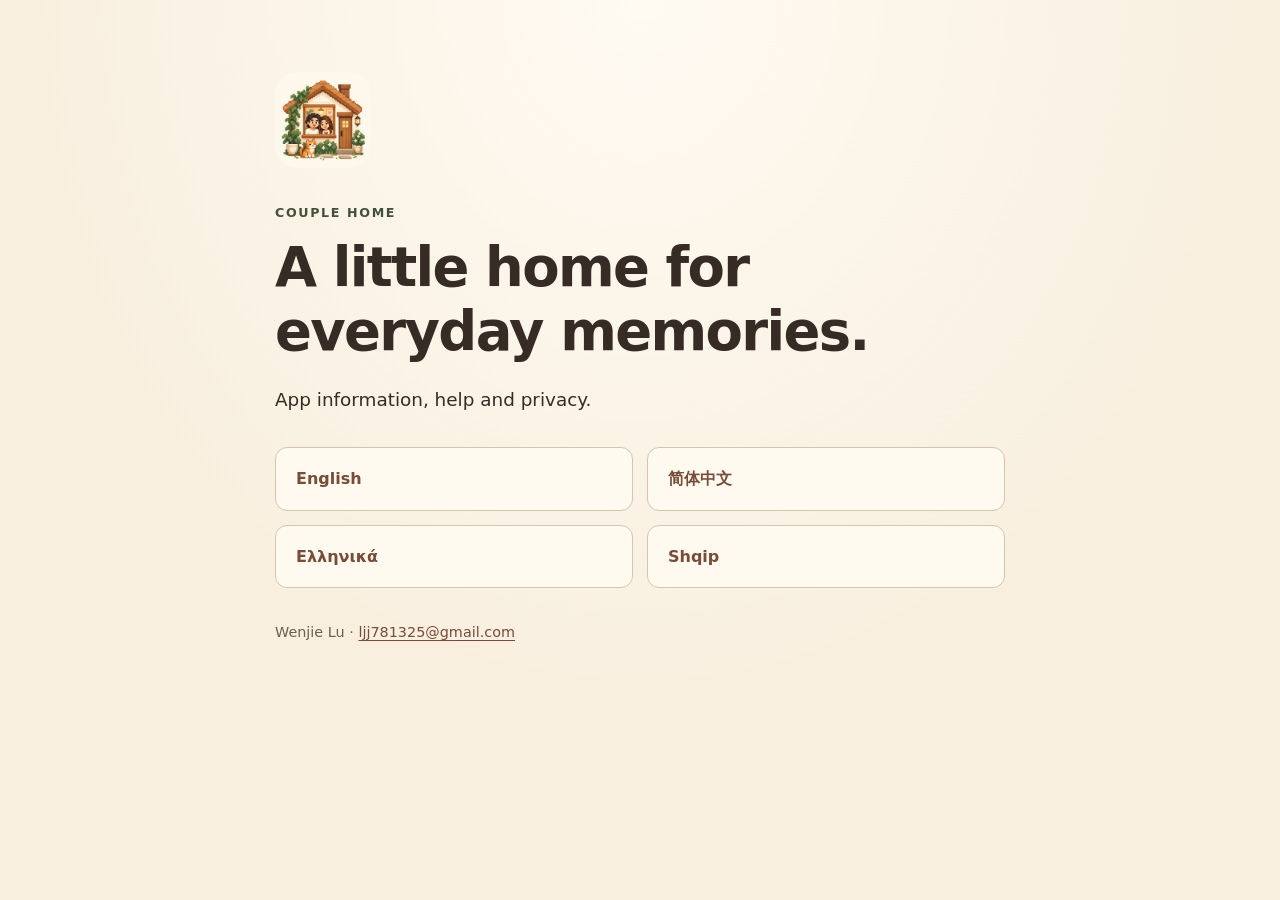
<file: index.html>
<!doctype html>
<html lang="en"><head><meta charset="utf-8"><meta name="viewport" content="width=device-width,initial-scale=1"><meta name="referrer" content="strict-origin-when-cross-origin"><title>Couple Home · Help &amp; privacy</title><meta name="description" content="Official Couple Home app information, help and privacy policy in four languages."><link rel="stylesheet" href="site.css"><link rel="icon" href="icon.png"></head>
<body><main class="language-home"><img class="app-icon" src="icon.png" width="96" height="96" alt="Couple Home app icon"><p class="eyebrow">Couple Home</p><h1>A little home for everyday memories.</h1><p class="intro">App information, help and privacy.</p><nav class="language-grid" aria-label="Choose a language"><a href="en/index.html" lang="en">English</a> <a href="zh-Hans/index.html" lang="zh-Hans">简体中文</a> <a href="el/index.html" lang="el">Ελληνικά</a> <a href="sq/index.html" lang="sq">Shqip</a></nav><p class="fine">Wenjie Lu · <a href="mailto:ljj781325@gmail.com">ljj781325@gmail.com</a></p></main></body></html>
</file>
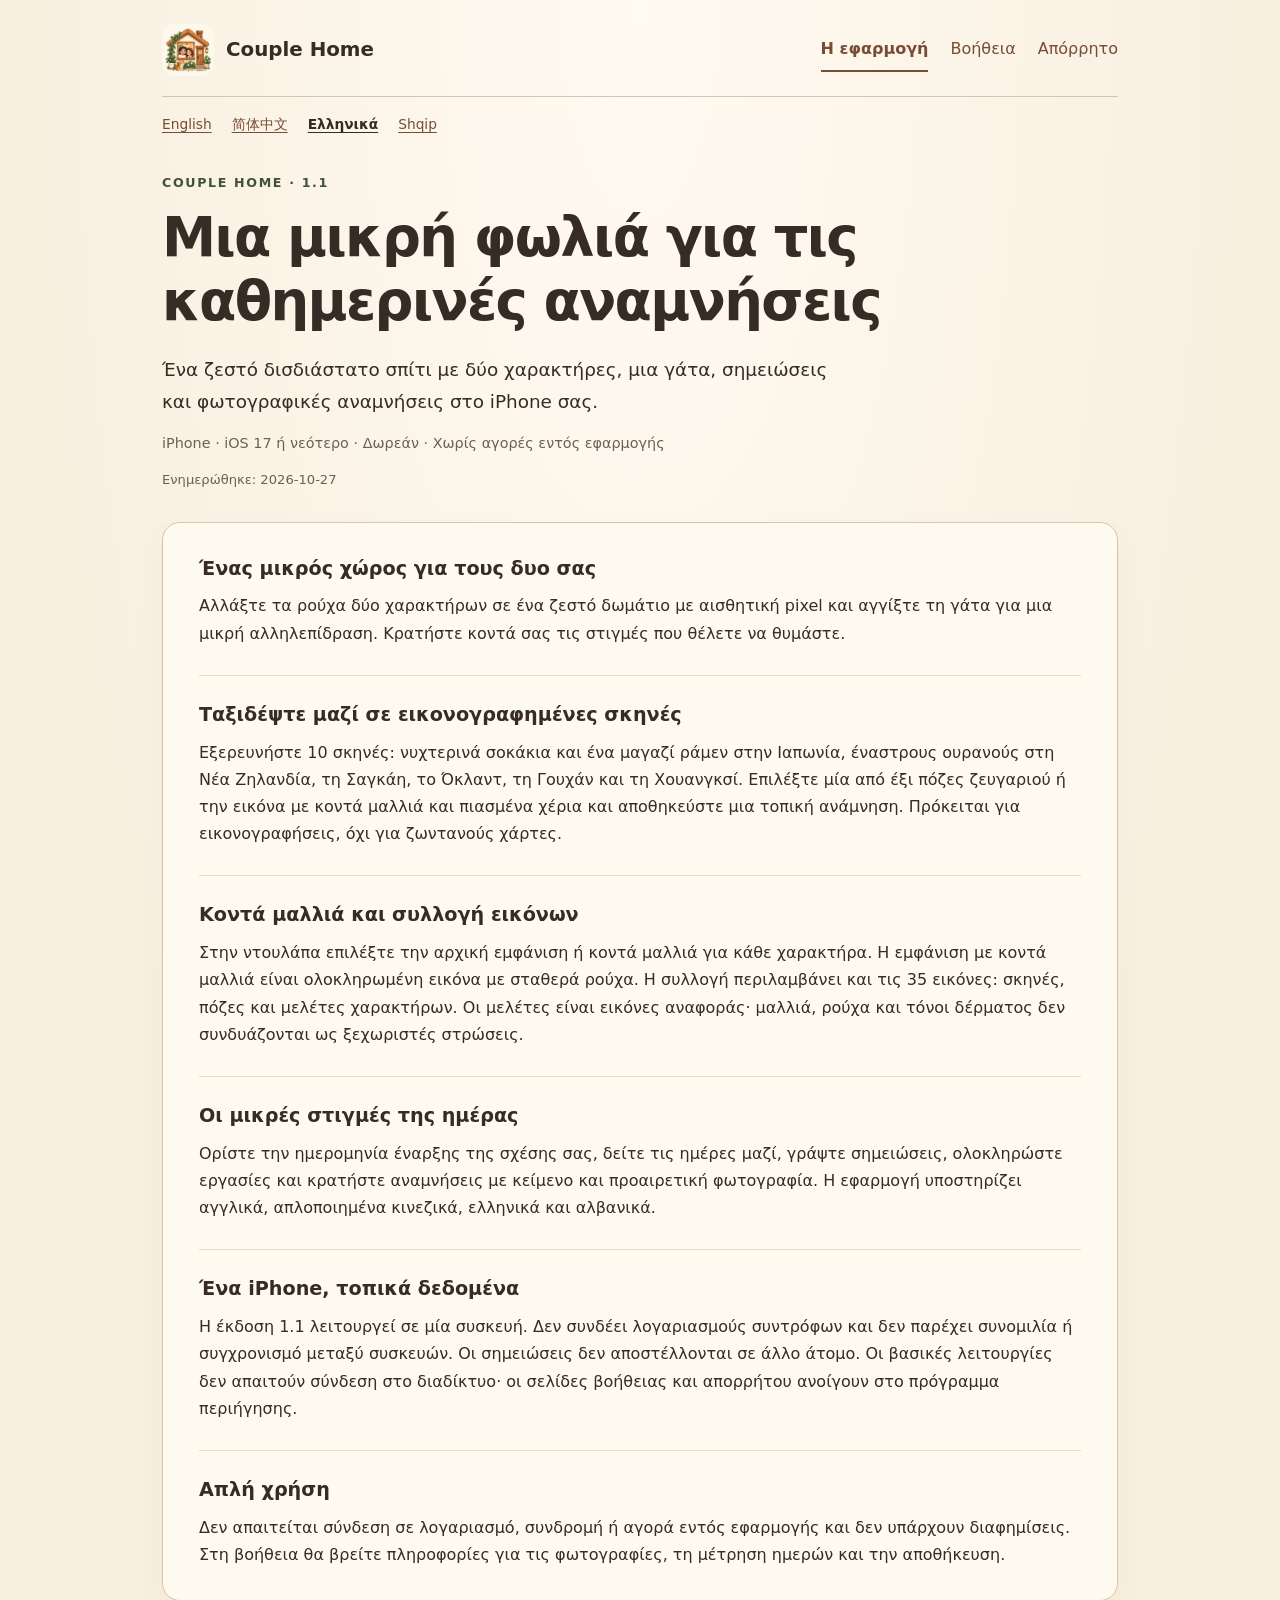
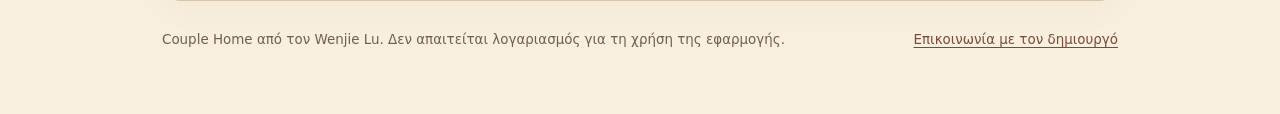
<file: el/index.html>
<!doctype html>
<html lang="el"><head><meta charset="utf-8"><meta name="viewport" content="width=device-width,initial-scale=1"><meta name="referrer" content="strict-origin-when-cross-origin"><title>Μια μικρή φωλιά για τις καθημερινές αναμνήσεις · Couple Home</title><meta name="description" content="Ένα ζεστό δισδιάστατο σπίτι με δύο χαρακτήρες, μια γάτα, σημειώσεις και φωτογραφικές αναμνήσεις στο iPhone σας."><link rel="stylesheet" href="../site.css"><link rel="icon" href="../icon.png"><link rel="canonical" href="https://wenjielogic.github.io/CoupleNest-Support/el/index.html"></head>
<body><div class="shell"><header><a class="brand" href="index.html"><img src="../icon.png" width="52" height="52" alt=""><span>Couple Home</span></a><nav class="main-nav" aria-label="Η εφαρμογή"><a href="index.html" aria-current="page">Η εφαρμογή</a><a href="support.html">Βοήθεια</a><a href="privacy.html">Απόρρητο</a></nav></header><nav class="languages" aria-label="Language"><a href="../en/index.html" lang="en">English</a> <a href="../zh-Hans/index.html" lang="zh-Hans">简体中文</a> <a href="../el/index.html" lang="el" aria-current="true">Ελληνικά</a> <a href="../sq/index.html" lang="sq">Shqip</a></nav><main><div class="page-heading"><p class="eyebrow">Couple Home · 1.1</p><h1>Μια μικρή φωλιά για τις καθημερινές αναμνήσεις</h1><p class="intro">Ένα ζεστό δισδιάστατο σπίτι με δύο χαρακτήρες, μια γάτα, σημειώσεις και φωτογραφικές αναμνήσεις στο iPhone σας.</p><p class="fine">iPhone · iOS 17 ή νεότερο · Δωρεάν · Χωρίς αγορές εντός εφαρμογής</p><p class="date">Ενημερώθηκε: 2026-10-27</p></div><article><section><h2>Ένας μικρός χώρος για τους δυο σας</h2><p>Αλλάξτε τα ρούχα δύο χαρακτήρων σε ένα ζεστό δωμάτιο με αισθητική pixel και αγγίξτε τη γάτα για μια μικρή αλληλεπίδραση. Κρατήστε κοντά σας τις στιγμές που θέλετε να θυμάστε.</p></section><section><h2>Ταξιδέψτε μαζί σε εικονογραφημένες σκηνές</h2><p>Εξερευνήστε 10 σκηνές: νυχτερινά σοκάκια και ένα μαγαζί ράμεν στην Ιαπωνία, έναστρους ουρανούς στη Νέα Ζηλανδία, τη Σαγκάη, το Όκλαντ, τη Γουχάν και τη Χουανγκσί. Επιλέξτε μία από έξι πόζες ζευγαριού ή την εικόνα με κοντά μαλλιά και πιασμένα χέρια και αποθηκεύστε μια τοπική ανάμνηση. Πρόκειται για εικονογραφήσεις, όχι για ζωντανούς χάρτες.</p></section><section><h2>Κοντά μαλλιά και συλλογή εικόνων</h2><p>Στην ντουλάπα επιλέξτε την αρχική εμφάνιση ή κοντά μαλλιά για κάθε χαρακτήρα. Η εμφάνιση με κοντά μαλλιά είναι ολοκληρωμένη εικόνα με σταθερά ρούχα. Η συλλογή περιλαμβάνει και τις 35 εικόνες: σκηνές, πόζες και μελέτες χαρακτήρων. Οι μελέτες είναι εικόνες αναφοράς· μαλλιά, ρούχα και τόνοι δέρματος δεν συνδυάζονται ως ξεχωριστές στρώσεις.</p></section><section><h2>Οι μικρές στιγμές της ημέρας</h2><p>Ορίστε την ημερομηνία έναρξης της σχέσης σας, δείτε τις ημέρες μαζί, γράψτε σημειώσεις, ολοκληρώστε εργασίες και κρατήστε αναμνήσεις με κείμενο και προαιρετική φωτογραφία. Η εφαρμογή υποστηρίζει αγγλικά, απλοποιημένα κινεζικά, ελληνικά και αλβανικά.</p></section><section><h2>Ένα iPhone, τοπικά δεδομένα</h2><p>Η έκδοση 1.1 λειτουργεί σε μία συσκευή. Δεν συνδέει λογαριασμούς συντρόφων και δεν παρέχει συνομιλία ή συγχρονισμό μεταξύ συσκευών. Οι σημειώσεις δεν αποστέλλονται σε άλλο άτομο. Οι βασικές λειτουργίες δεν απαιτούν σύνδεση στο διαδίκτυο· οι σελίδες βοήθειας και απορρήτου ανοίγουν στο πρόγραμμα περιήγησης.</p></section><section><h2>Απλή χρήση</h2><p>Δεν απαιτείται σύνδεση σε λογαριασμό, συνδρομή ή αγορά εντός εφαρμογής και δεν υπάρχουν διαφημίσεις. Στη βοήθεια θα βρείτε πληροφορίες για τις φωτογραφίες, τη μέτρηση ημερών και την αποθήκευση.</p></section></article></main><footer><p>Couple Home από τον Wenjie Lu. Δεν απαιτείται λογαριασμός για τη χρήση της εφαρμογής.</p><a href="mailto:ljj781325@gmail.com">Επικοινωνία με τον δημιουργό</a></footer></div></body></html>
</file>
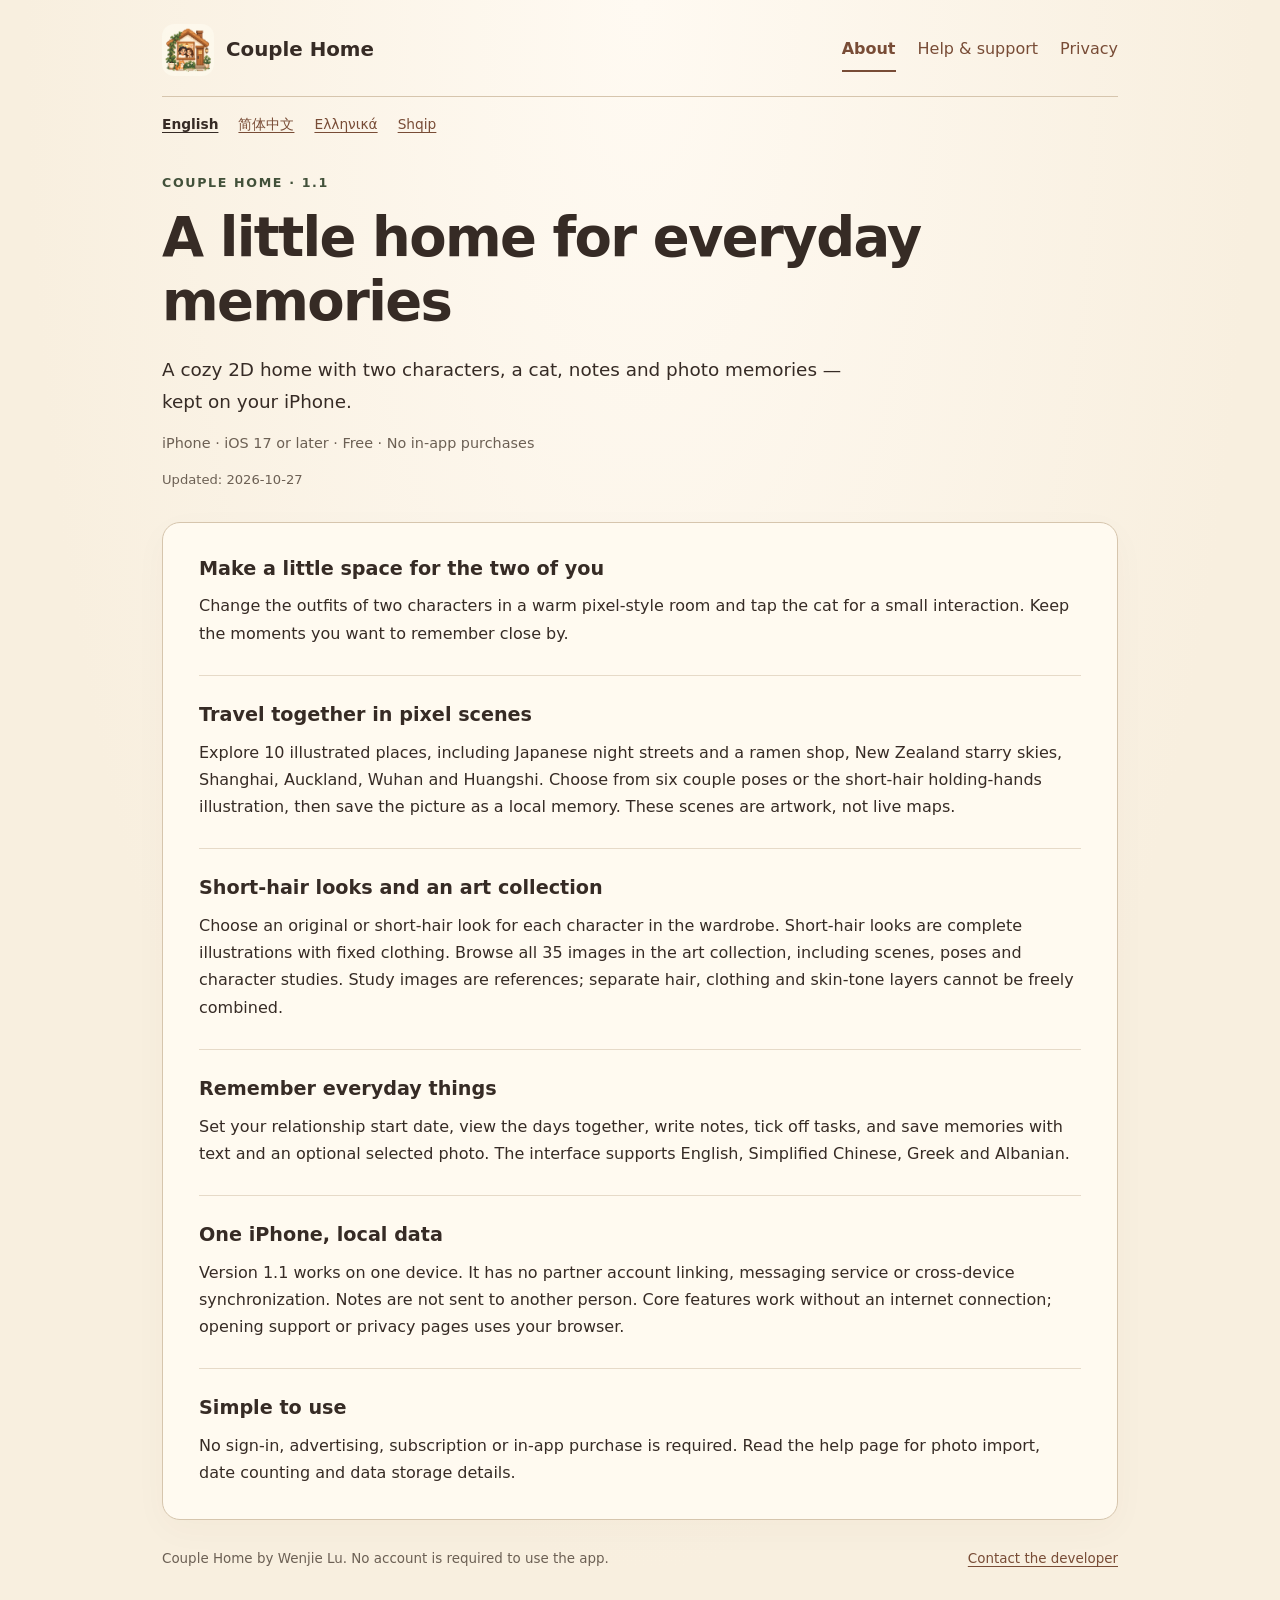
<file: en/index.html>
<!doctype html>
<html lang="en"><head><meta charset="utf-8"><meta name="viewport" content="width=device-width,initial-scale=1"><meta name="referrer" content="strict-origin-when-cross-origin"><title>A little home for everyday memories · Couple Home</title><meta name="description" content="A cozy 2D home with two characters, a cat, notes and photo memories — kept on your iPhone."><link rel="stylesheet" href="../site.css"><link rel="icon" href="../icon.png"><link rel="canonical" href="https://wenjielogic.github.io/CoupleNest-Support/en/index.html"></head>
<body><div class="shell"><header><a class="brand" href="index.html"><img src="../icon.png" width="52" height="52" alt=""><span>Couple Home</span></a><nav class="main-nav" aria-label="About"><a href="index.html" aria-current="page">About</a><a href="support.html">Help &amp; support</a><a href="privacy.html">Privacy</a></nav></header><nav class="languages" aria-label="Language"><a href="../en/index.html" lang="en" aria-current="true">English</a> <a href="../zh-Hans/index.html" lang="zh-Hans">简体中文</a> <a href="../el/index.html" lang="el">Ελληνικά</a> <a href="../sq/index.html" lang="sq">Shqip</a></nav><main><div class="page-heading"><p class="eyebrow">Couple Home · 1.1</p><h1>A little home for everyday memories</h1><p class="intro">A cozy 2D home with two characters, a cat, notes and photo memories — kept on your iPhone.</p><p class="fine">iPhone · iOS 17 or later · Free · No in-app purchases</p><p class="date">Updated: 2026-10-27</p></div><article><section><h2>Make a little space for the two of you</h2><p>Change the outfits of two characters in a warm pixel-style room and tap the cat for a small interaction. Keep the moments you want to remember close by.</p></section><section><h2>Travel together in pixel scenes</h2><p>Explore 10 illustrated places, including Japanese night streets and a ramen shop, New Zealand starry skies, Shanghai, Auckland, Wuhan and Huangshi. Choose from six couple poses or the short-hair holding-hands illustration, then save the picture as a local memory. These scenes are artwork, not live maps.</p></section><section><h2>Short-hair looks and an art collection</h2><p>Choose an original or short-hair look for each character in the wardrobe. Short-hair looks are complete illustrations with fixed clothing. Browse all 35 images in the art collection, including scenes, poses and character studies. Study images are references; separate hair, clothing and skin-tone layers cannot be freely combined.</p></section><section><h2>Remember everyday things</h2><p>Set your relationship start date, view the days together, write notes, tick off tasks, and save memories with text and an optional selected photo. The interface supports English, Simplified Chinese, Greek and Albanian.</p></section><section><h2>One iPhone, local data</h2><p>Version 1.1 works on one device. It has no partner account linking, messaging service or cross-device synchronization. Notes are not sent to another person. Core features work without an internet connection; opening support or privacy pages uses your browser.</p></section><section><h2>Simple to use</h2><p>No sign-in, advertising, subscription or in-app purchase is required. Read the help page for photo import, date counting and data storage details.</p></section></article></main><footer><p>Couple Home by Wenjie Lu. No account is required to use the app.</p><a href="mailto:ljj781325@gmail.com">Contact the developer</a></footer></div></body></html>
</file>
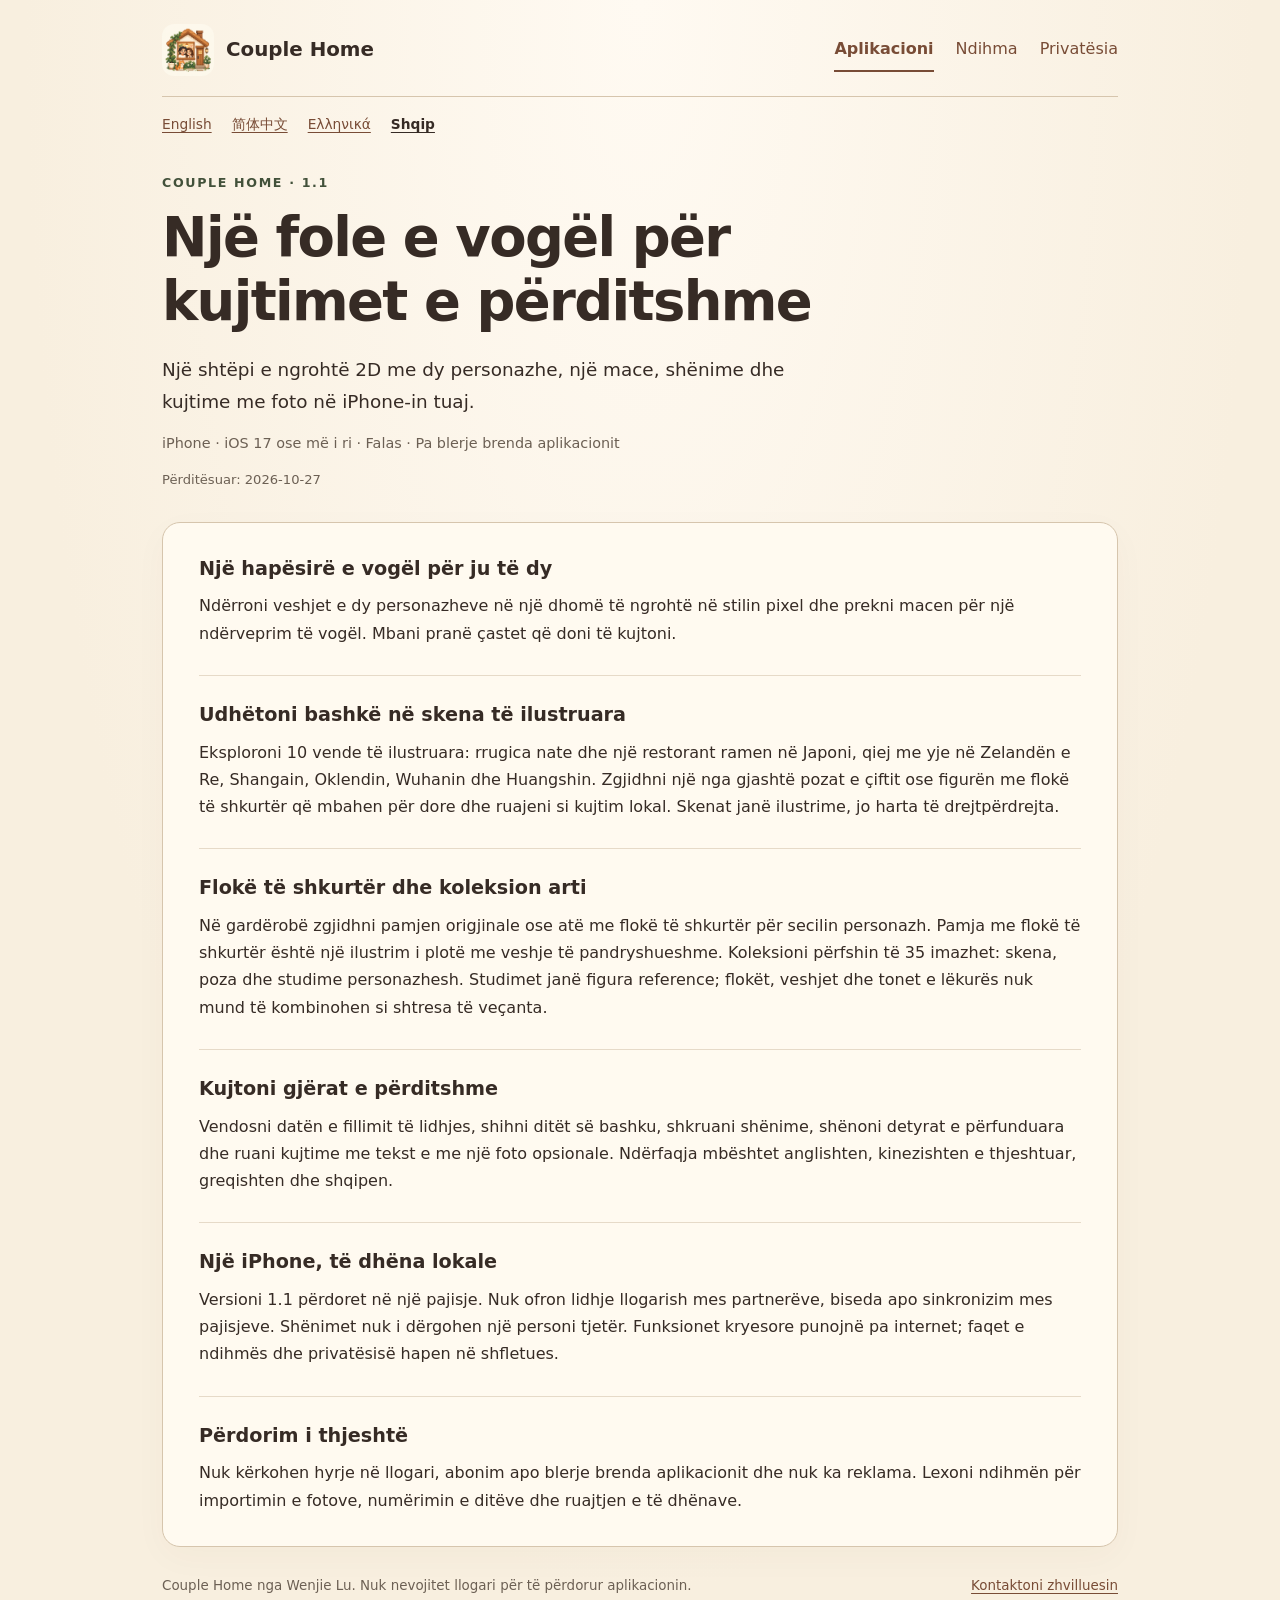
<file: sq/index.html>
<!doctype html>
<html lang="sq"><head><meta charset="utf-8"><meta name="viewport" content="width=device-width,initial-scale=1"><meta name="referrer" content="strict-origin-when-cross-origin"><title>Një fole e vogël për kujtimet e përditshme · Couple Home</title><meta name="description" content="Një shtëpi e ngrohtë 2D me dy personazhe, një mace, shënime dhe kujtime me foto në iPhone-in tuaj."><link rel="stylesheet" href="../site.css"><link rel="icon" href="../icon.png"><link rel="canonical" href="https://wenjielogic.github.io/CoupleNest-Support/sq/index.html"></head>
<body><div class="shell"><header><a class="brand" href="index.html"><img src="../icon.png" width="52" height="52" alt=""><span>Couple Home</span></a><nav class="main-nav" aria-label="Aplikacioni"><a href="index.html" aria-current="page">Aplikacioni</a><a href="support.html">Ndihma</a><a href="privacy.html">Privatësia</a></nav></header><nav class="languages" aria-label="Language"><a href="../en/index.html" lang="en">English</a> <a href="../zh-Hans/index.html" lang="zh-Hans">简体中文</a> <a href="../el/index.html" lang="el">Ελληνικά</a> <a href="../sq/index.html" lang="sq" aria-current="true">Shqip</a></nav><main><div class="page-heading"><p class="eyebrow">Couple Home · 1.1</p><h1>Një fole e vogël për kujtimet e përditshme</h1><p class="intro">Një shtëpi e ngrohtë 2D me dy personazhe, një mace, shënime dhe kujtime me foto në iPhone-in tuaj.</p><p class="fine">iPhone · iOS 17 ose më i ri · Falas · Pa blerje brenda aplikacionit</p><p class="date">Përditësuar: 2026-10-27</p></div><article><section><h2>Një hapësirë e vogël për ju të dy</h2><p>Ndërroni veshjet e dy personazheve në një dhomë të ngrohtë në stilin pixel dhe prekni macen për një ndërveprim të vogël. Mbani pranë çastet që doni të kujtoni.</p></section><section><h2>Udhëtoni bashkë në skena të ilustruara</h2><p>Eksploroni 10 vende të ilustruara: rrugica nate dhe një restorant ramen në Japoni, qiej me yje në Zelandën e Re, Shangain, Oklendin, Wuhanin dhe Huangshin. Zgjidhni një nga gjashtë pozat e çiftit ose figurën me flokë të shkurtër që mbahen për dore dhe ruajeni si kujtim lokal. Skenat janë ilustrime, jo harta të drejtpërdrejta.</p></section><section><h2>Flokë të shkurtër dhe koleksion arti</h2><p>Në gardërobë zgjidhni pamjen origjinale ose atë me flokë të shkurtër për secilin personazh. Pamja me flokë të shkurtër është një ilustrim i plotë me veshje të pandryshueshme. Koleksioni përfshin të 35 imazhet: skena, poza dhe studime personazhesh. Studimet janë figura reference; flokët, veshjet dhe tonet e lëkurës nuk mund të kombinohen si shtresa të veçanta.</p></section><section><h2>Kujtoni gjërat e përditshme</h2><p>Vendosni datën e fillimit të lidhjes, shihni ditët së bashku, shkruani shënime, shënoni detyrat e përfunduara dhe ruani kujtime me tekst e me një foto opsionale. Ndërfaqja mbështet anglishten, kinezishten e thjeshtuar, greqishten dhe shqipen.</p></section><section><h2>Një iPhone, të dhëna lokale</h2><p>Versioni 1.1 përdoret në një pajisje. Nuk ofron lidhje llogarish mes partnerëve, biseda apo sinkronizim mes pajisjeve. Shënimet nuk i dërgohen një personi tjetër. Funksionet kryesore punojnë pa internet; faqet e ndihmës dhe privatësisë hapen në shfletues.</p></section><section><h2>Përdorim i thjeshtë</h2><p>Nuk kërkohen hyrje në llogari, abonim apo blerje brenda aplikacionit dhe nuk ka reklama. Lexoni ndihmën për importimin e fotove, numërimin e ditëve dhe ruajtjen e të dhënave.</p></section></article></main><footer><p>Couple Home nga Wenjie Lu. Nuk nevojitet llogari për të përdorur aplikacionin.</p><a href="mailto:ljj781325@gmail.com">Kontaktoni zhvilluesin</a></footer></div></body></html>
</file>
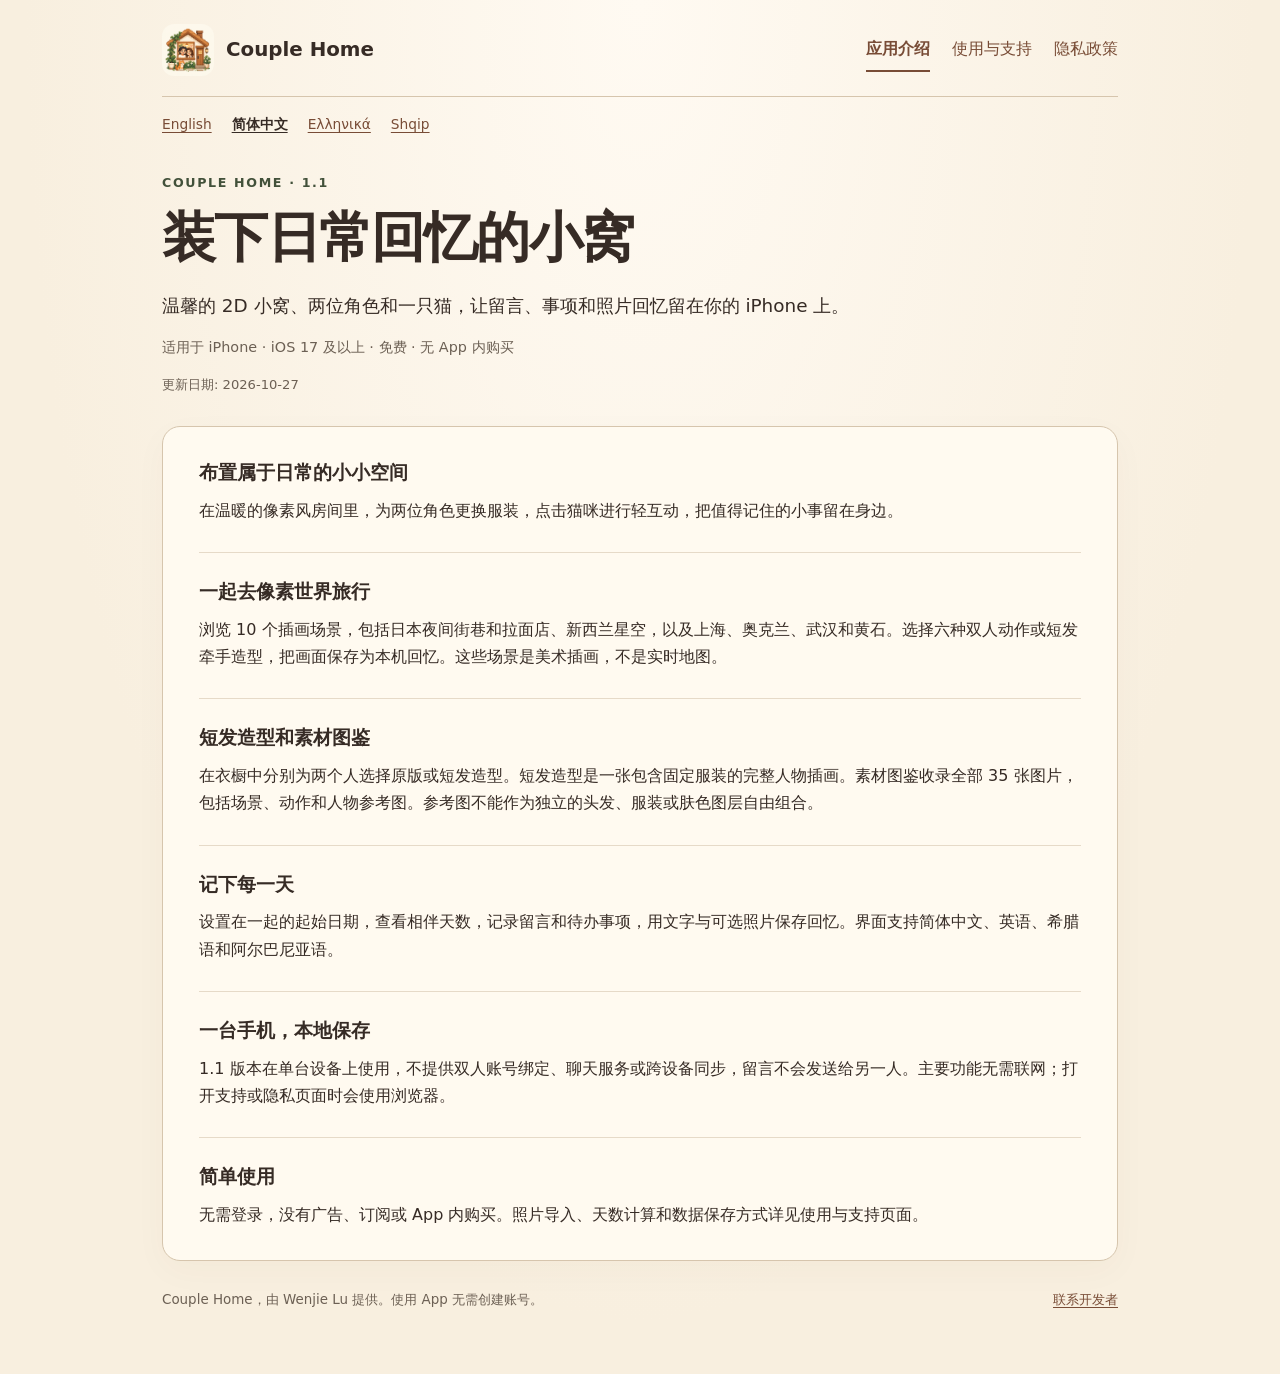
<file: zh-Hans/index.html>
<!doctype html>
<html lang="zh-Hans"><head><meta charset="utf-8"><meta name="viewport" content="width=device-width,initial-scale=1"><meta name="referrer" content="strict-origin-when-cross-origin"><title>装下日常回忆的小窝 · Couple Home</title><meta name="description" content="温馨的 2D 小窝、两位角色和一只猫，让留言、事项和照片回忆留在你的 iPhone 上。"><link rel="stylesheet" href="../site.css"><link rel="icon" href="../icon.png"><link rel="canonical" href="https://wenjielogic.github.io/CoupleNest-Support/zh-Hans/index.html"></head>
<body><div class="shell"><header><a class="brand" href="index.html"><img src="../icon.png" width="52" height="52" alt=""><span>Couple Home</span></a><nav class="main-nav" aria-label="应用介绍"><a href="index.html" aria-current="page">应用介绍</a><a href="support.html">使用与支持</a><a href="privacy.html">隐私政策</a></nav></header><nav class="languages" aria-label="Language"><a href="../en/index.html" lang="en">English</a> <a href="../zh-Hans/index.html" lang="zh-Hans" aria-current="true">简体中文</a> <a href="../el/index.html" lang="el">Ελληνικά</a> <a href="../sq/index.html" lang="sq">Shqip</a></nav><main><div class="page-heading"><p class="eyebrow">Couple Home · 1.1</p><h1>装下日常回忆的小窝</h1><p class="intro">温馨的 2D 小窝、两位角色和一只猫，让留言、事项和照片回忆留在你的 iPhone 上。</p><p class="fine">适用于 iPhone · iOS 17 及以上 · 免费 · 无 App 内购买</p><p class="date">更新日期: 2026-10-27</p></div><article><section><h2>布置属于日常的小小空间</h2><p>在温暖的像素风房间里，为两位角色更换服装，点击猫咪进行轻互动，把值得记住的小事留在身边。</p></section><section><h2>一起去像素世界旅行</h2><p>浏览 10 个插画场景，包括日本夜间街巷和拉面店、新西兰星空，以及上海、奥克兰、武汉和黄石。选择六种双人动作或短发牵手造型，把画面保存为本机回忆。这些场景是美术插画，不是实时地图。</p></section><section><h2>短发造型和素材图鉴</h2><p>在衣橱中分别为两个人选择原版或短发造型。短发造型是一张包含固定服装的完整人物插画。素材图鉴收录全部 35 张图片，包括场景、动作和人物参考图。参考图不能作为独立的头发、服装或肤色图层自由组合。</p></section><section><h2>记下每一天</h2><p>设置在一起的起始日期，查看相伴天数，记录留言和待办事项，用文字与可选照片保存回忆。界面支持简体中文、英语、希腊语和阿尔巴尼亚语。</p></section><section><h2>一台手机，本地保存</h2><p>1.1 版本在单台设备上使用，不提供双人账号绑定、聊天服务或跨设备同步，留言不会发送给另一人。主要功能无需联网；打开支持或隐私页面时会使用浏览器。</p></section><section><h2>简单使用</h2><p>无需登录，没有广告、订阅或 App 内购买。照片导入、天数计算和数据保存方式详见使用与支持页面。</p></section></article></main><footer><p>Couple Home，由 Wenjie Lu 提供。使用 App 无需创建账号。</p><a href="mailto:ljj781325@gmail.com">联系开发者</a></footer></div></body></html>
</file>
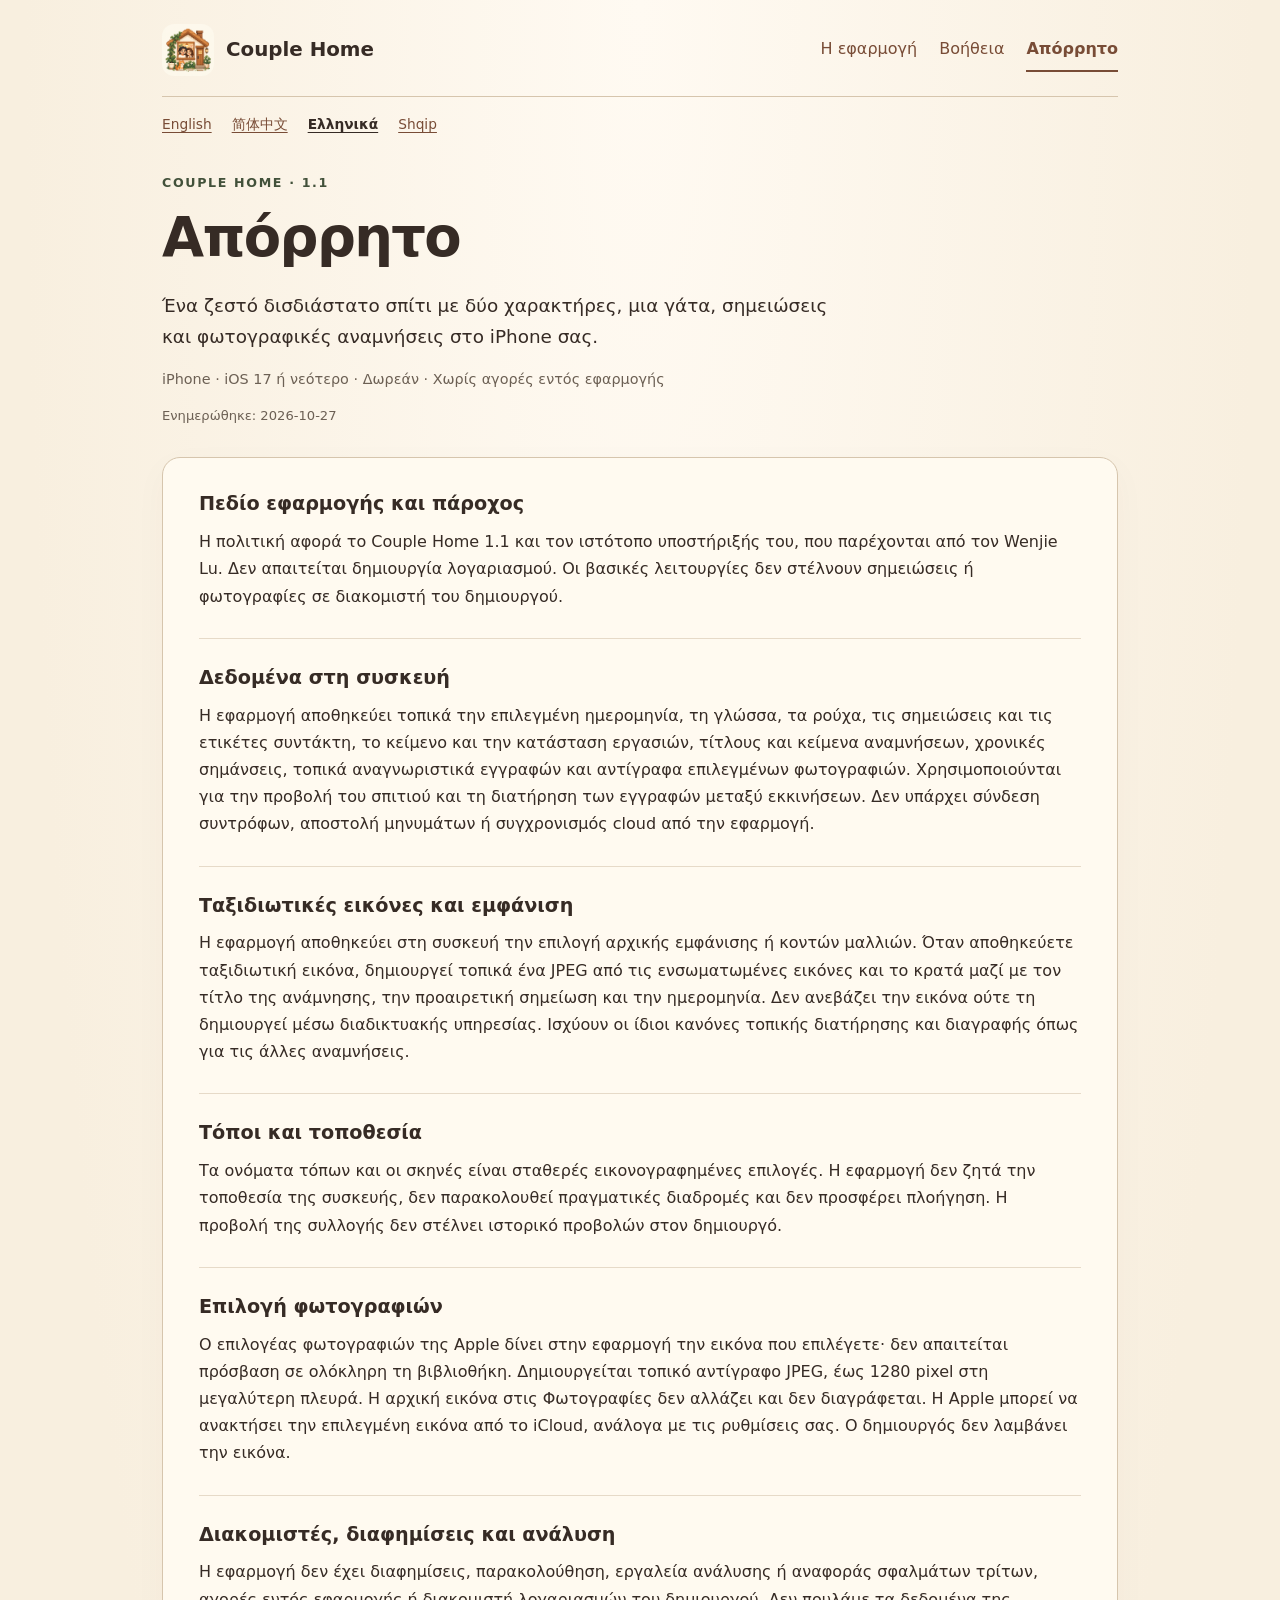
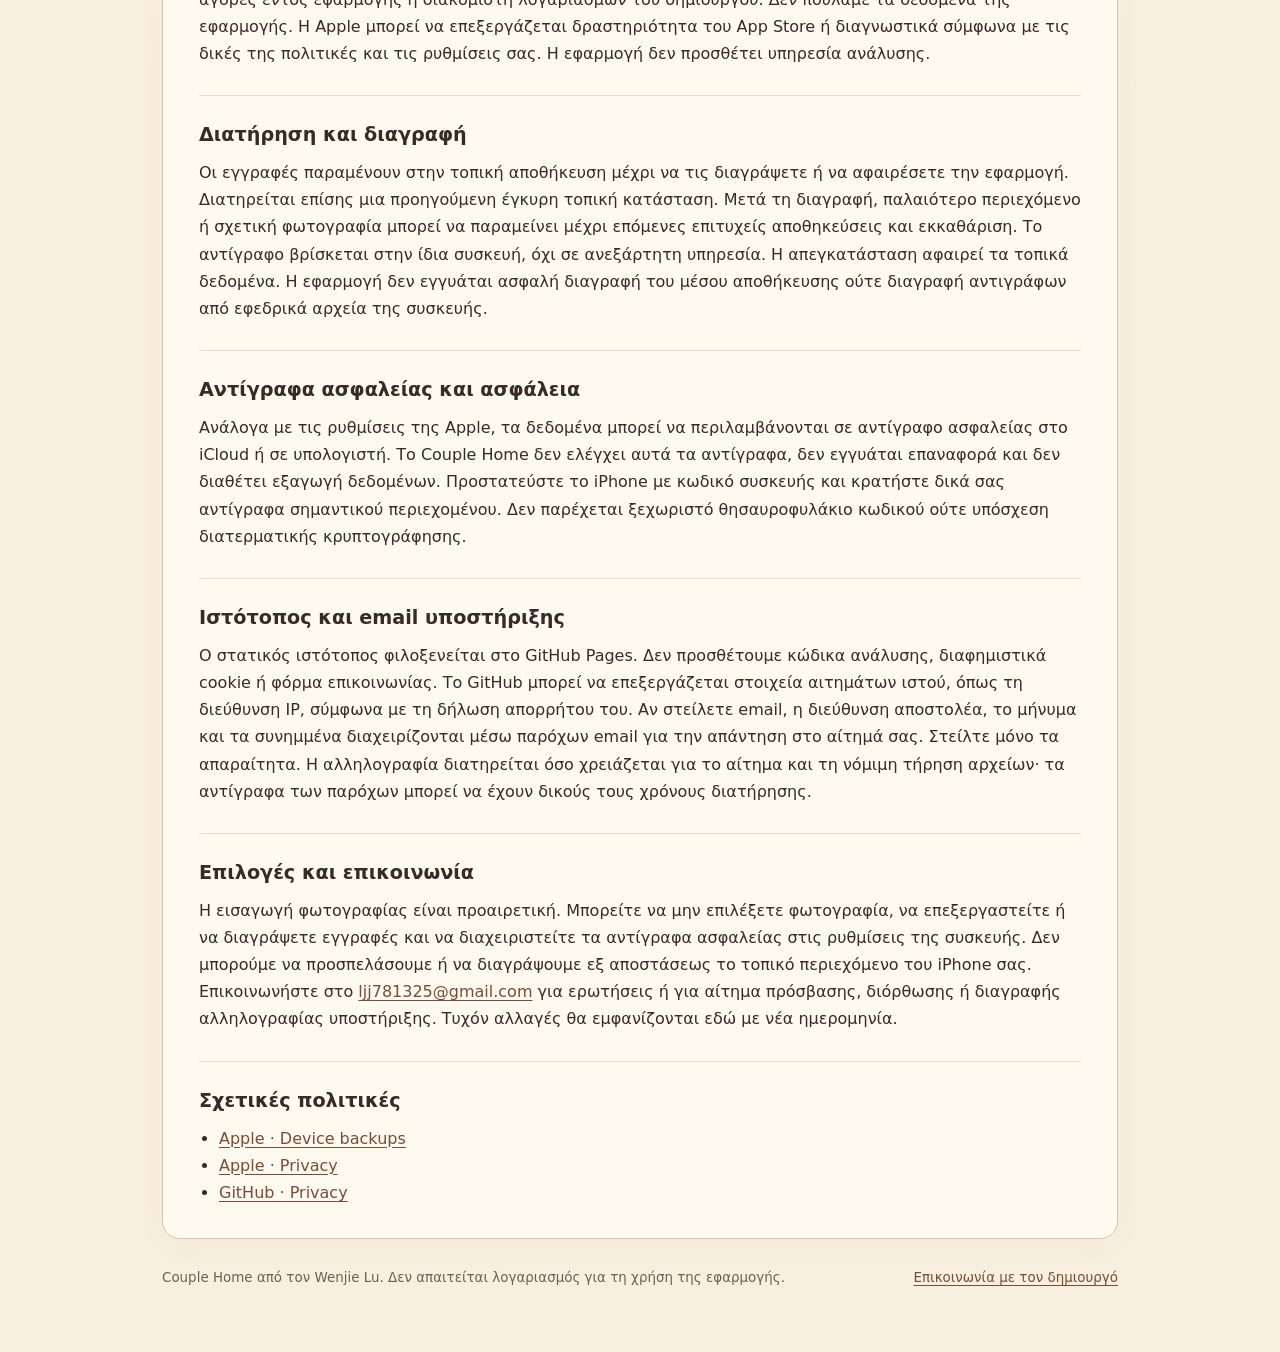
<file: el/privacy.html>
<!doctype html>
<html lang="el"><head><meta charset="utf-8"><meta name="viewport" content="width=device-width,initial-scale=1"><meta name="referrer" content="strict-origin-when-cross-origin"><title>Απόρρητο · Couple Home</title><meta name="description" content="Ένα ζεστό δισδιάστατο σπίτι με δύο χαρακτήρες, μια γάτα, σημειώσεις και φωτογραφικές αναμνήσεις στο iPhone σας."><link rel="stylesheet" href="../site.css"><link rel="icon" href="../icon.png"><link rel="canonical" href="https://wenjielogic.github.io/CoupleNest-Support/el/privacy.html"></head>
<body><div class="shell"><header><a class="brand" href="index.html"><img src="../icon.png" width="52" height="52" alt=""><span>Couple Home</span></a><nav class="main-nav" aria-label="Η εφαρμογή"><a href="index.html">Η εφαρμογή</a><a href="support.html">Βοήθεια</a><a href="privacy.html" aria-current="page">Απόρρητο</a></nav></header><nav class="languages" aria-label="Language"><a href="../en/privacy.html" lang="en">English</a> <a href="../zh-Hans/privacy.html" lang="zh-Hans">简体中文</a> <a href="../el/privacy.html" lang="el" aria-current="true">Ελληνικά</a> <a href="../sq/privacy.html" lang="sq">Shqip</a></nav><main><div class="page-heading"><p class="eyebrow">Couple Home · 1.1</p><h1>Απόρρητο</h1><p class="intro">Ένα ζεστό δισδιάστατο σπίτι με δύο χαρακτήρες, μια γάτα, σημειώσεις και φωτογραφικές αναμνήσεις στο iPhone σας.</p><p class="fine">iPhone · iOS 17 ή νεότερο · Δωρεάν · Χωρίς αγορές εντός εφαρμογής</p><p class="date">Ενημερώθηκε: 2026-10-27</p></div><article><section><h2>Πεδίο εφαρμογής και πάροχος</h2><p>Η πολιτική αφορά το Couple Home 1.1 και τον ιστότοπο υποστήριξής του, που παρέχονται από τον Wenjie Lu. Δεν απαιτείται δημιουργία λογαριασμού. Οι βασικές λειτουργίες δεν στέλνουν σημειώσεις ή φωτογραφίες σε διακομιστή του δημιουργού.</p></section><section><h2>Δεδομένα στη συσκευή</h2><p>Η εφαρμογή αποθηκεύει τοπικά την επιλεγμένη ημερομηνία, τη γλώσσα, τα ρούχα, τις σημειώσεις και τις ετικέτες συντάκτη, το κείμενο και την κατάσταση εργασιών, τίτλους και κείμενα αναμνήσεων, χρονικές σημάνσεις, τοπικά αναγνωριστικά εγγραφών και αντίγραφα επιλεγμένων φωτογραφιών. Χρησιμοποιούνται για την προβολή του σπιτιού και τη διατήρηση των εγγραφών μεταξύ εκκινήσεων. Δεν υπάρχει σύνδεση συντρόφων, αποστολή μηνυμάτων ή συγχρονισμός cloud από την εφαρμογή.</p></section><section><h2>Ταξιδιωτικές εικόνες και εμφάνιση</h2><p>Η εφαρμογή αποθηκεύει στη συσκευή την επιλογή αρχικής εμφάνισης ή κοντών μαλλιών. Όταν αποθηκεύετε ταξιδιωτική εικόνα, δημιουργεί τοπικά ένα JPEG από τις ενσωματωμένες εικόνες και το κρατά μαζί με τον τίτλο της ανάμνησης, την προαιρετική σημείωση και την ημερομηνία. Δεν ανεβάζει την εικόνα ούτε τη δημιουργεί μέσω διαδικτυακής υπηρεσίας. Ισχύουν οι ίδιοι κανόνες τοπικής διατήρησης και διαγραφής όπως για τις άλλες αναμνήσεις.</p></section><section><h2>Τόποι και τοποθεσία</h2><p>Τα ονόματα τόπων και οι σκηνές είναι σταθερές εικονογραφημένες επιλογές. Η εφαρμογή δεν ζητά την τοποθεσία της συσκευής, δεν παρακολουθεί πραγματικές διαδρομές και δεν προσφέρει πλοήγηση. Η προβολή της συλλογής δεν στέλνει ιστορικό προβολών στον δημιουργό.</p></section><section><h2>Επιλογή φωτογραφιών</h2><p>Ο επιλογέας φωτογραφιών της Apple δίνει στην εφαρμογή την εικόνα που επιλέγετε· δεν απαιτείται πρόσβαση σε ολόκληρη τη βιβλιοθήκη. Δημιουργείται τοπικό αντίγραφο JPEG, έως 1280 pixel στη μεγαλύτερη πλευρά. Η αρχική εικόνα στις Φωτογραφίες δεν αλλάζει και δεν διαγράφεται. Η Apple μπορεί να ανακτήσει την επιλεγμένη εικόνα από το iCloud, ανάλογα με τις ρυθμίσεις σας. Ο δημιουργός δεν λαμβάνει την εικόνα.</p></section><section><h2>Διακομιστές, διαφημίσεις και ανάλυση</h2><p>Η εφαρμογή δεν έχει διαφημίσεις, παρακολούθηση, εργαλεία ανάλυσης ή αναφοράς σφαλμάτων τρίτων, αγορές εντός εφαρμογής ή διακομιστή λογαριασμών του δημιουργού. Δεν πουλάμε τα δεδομένα της εφαρμογής. Η Apple μπορεί να επεξεργάζεται δραστηριότητα του App Store ή διαγνωστικά σύμφωνα με τις δικές της πολιτικές και τις ρυθμίσεις σας. Η εφαρμογή δεν προσθέτει υπηρεσία ανάλυσης.</p></section><section><h2>Διατήρηση και διαγραφή</h2><p>Οι εγγραφές παραμένουν στην τοπική αποθήκευση μέχρι να τις διαγράψετε ή να αφαιρέσετε την εφαρμογή. Διατηρείται επίσης μια προηγούμενη έγκυρη τοπική κατάσταση. Μετά τη διαγραφή, παλαιότερο περιεχόμενο ή σχετική φωτογραφία μπορεί να παραμείνει μέχρι επόμενες επιτυχείς αποθηκεύσεις και εκκαθάριση. Το αντίγραφο βρίσκεται στην ίδια συσκευή, όχι σε ανεξάρτητη υπηρεσία. Η απεγκατάσταση αφαιρεί τα τοπικά δεδομένα. Η εφαρμογή δεν εγγυάται ασφαλή διαγραφή του μέσου αποθήκευσης ούτε διαγραφή αντιγράφων από εφεδρικά αρχεία της συσκευής.</p></section><section><h2>Αντίγραφα ασφαλείας και ασφάλεια</h2><p>Ανάλογα με τις ρυθμίσεις της Apple, τα δεδομένα μπορεί να περιλαμβάνονται σε αντίγραφο ασφαλείας στο iCloud ή σε υπολογιστή. Το Couple Home δεν ελέγχει αυτά τα αντίγραφα, δεν εγγυάται επαναφορά και δεν διαθέτει εξαγωγή δεδομένων. Προστατεύστε το iPhone με κωδικό συσκευής και κρατήστε δικά σας αντίγραφα σημαντικού περιεχομένου. Δεν παρέχεται ξεχωριστό θησαυροφυλάκιο κωδικού ούτε υπόσχεση διατερματικής κρυπτογράφησης.</p></section><section><h2>Ιστότοπος και email υποστήριξης</h2><p>Ο στατικός ιστότοπος φιλοξενείται στο GitHub Pages. Δεν προσθέτουμε κώδικα ανάλυσης, διαφημιστικά cookie ή φόρμα επικοινωνίας. Το GitHub μπορεί να επεξεργάζεται στοιχεία αιτημάτων ιστού, όπως τη διεύθυνση IP, σύμφωνα με τη δήλωση απορρήτου του. Αν στείλετε email, η διεύθυνση αποστολέα, το μήνυμα και τα συνημμένα διαχειρίζονται μέσω παρόχων email για την απάντηση στο αίτημά σας. Στείλτε μόνο τα απαραίτητα. Η αλληλογραφία διατηρείται όσο χρειάζεται για το αίτημα και τη νόμιμη τήρηση αρχείων· τα αντίγραφα των παρόχων μπορεί να έχουν δικούς τους χρόνους διατήρησης.</p></section><section><h2>Επιλογές και επικοινωνία</h2><p>Η εισαγωγή φωτογραφίας είναι προαιρετική. Μπορείτε να μην επιλέξετε φωτογραφία, να επεξεργαστείτε ή να διαγράψετε εγγραφές και να διαχειριστείτε τα αντίγραφα ασφαλείας στις ρυθμίσεις της συσκευής. Δεν μπορούμε να προσπελάσουμε ή να διαγράψουμε εξ αποστάσεως το τοπικό περιεχόμενο του iPhone σας. Επικοινωνήστε στο <a href="mailto:ljj781325@gmail.com">ljj781325@gmail.com</a> για ερωτήσεις ή για αίτημα πρόσβασης, διόρθωσης ή διαγραφής αλληλογραφίας υποστήριξης. Τυχόν αλλαγές θα εμφανίζονται εδώ με νέα ημερομηνία.</p></section><section><h2>Σχετικές πολιτικές</h2><ul><li><a href="https://support.apple.com/en-us/108770">Apple · Device backups</a></li><li><a href="https://www.apple.com/legal/privacy/">Apple · Privacy</a></li><li><a href="https://docs.github.com/en/site-policy/privacy-policies/github-general-privacy-statement">GitHub · Privacy</a></li></ul></section></article></main><footer><p>Couple Home από τον Wenjie Lu. Δεν απαιτείται λογαριασμός για τη χρήση της εφαρμογής.</p><a href="mailto:ljj781325@gmail.com">Επικοινωνία με τον δημιουργό</a></footer></div></body></html>
</file>
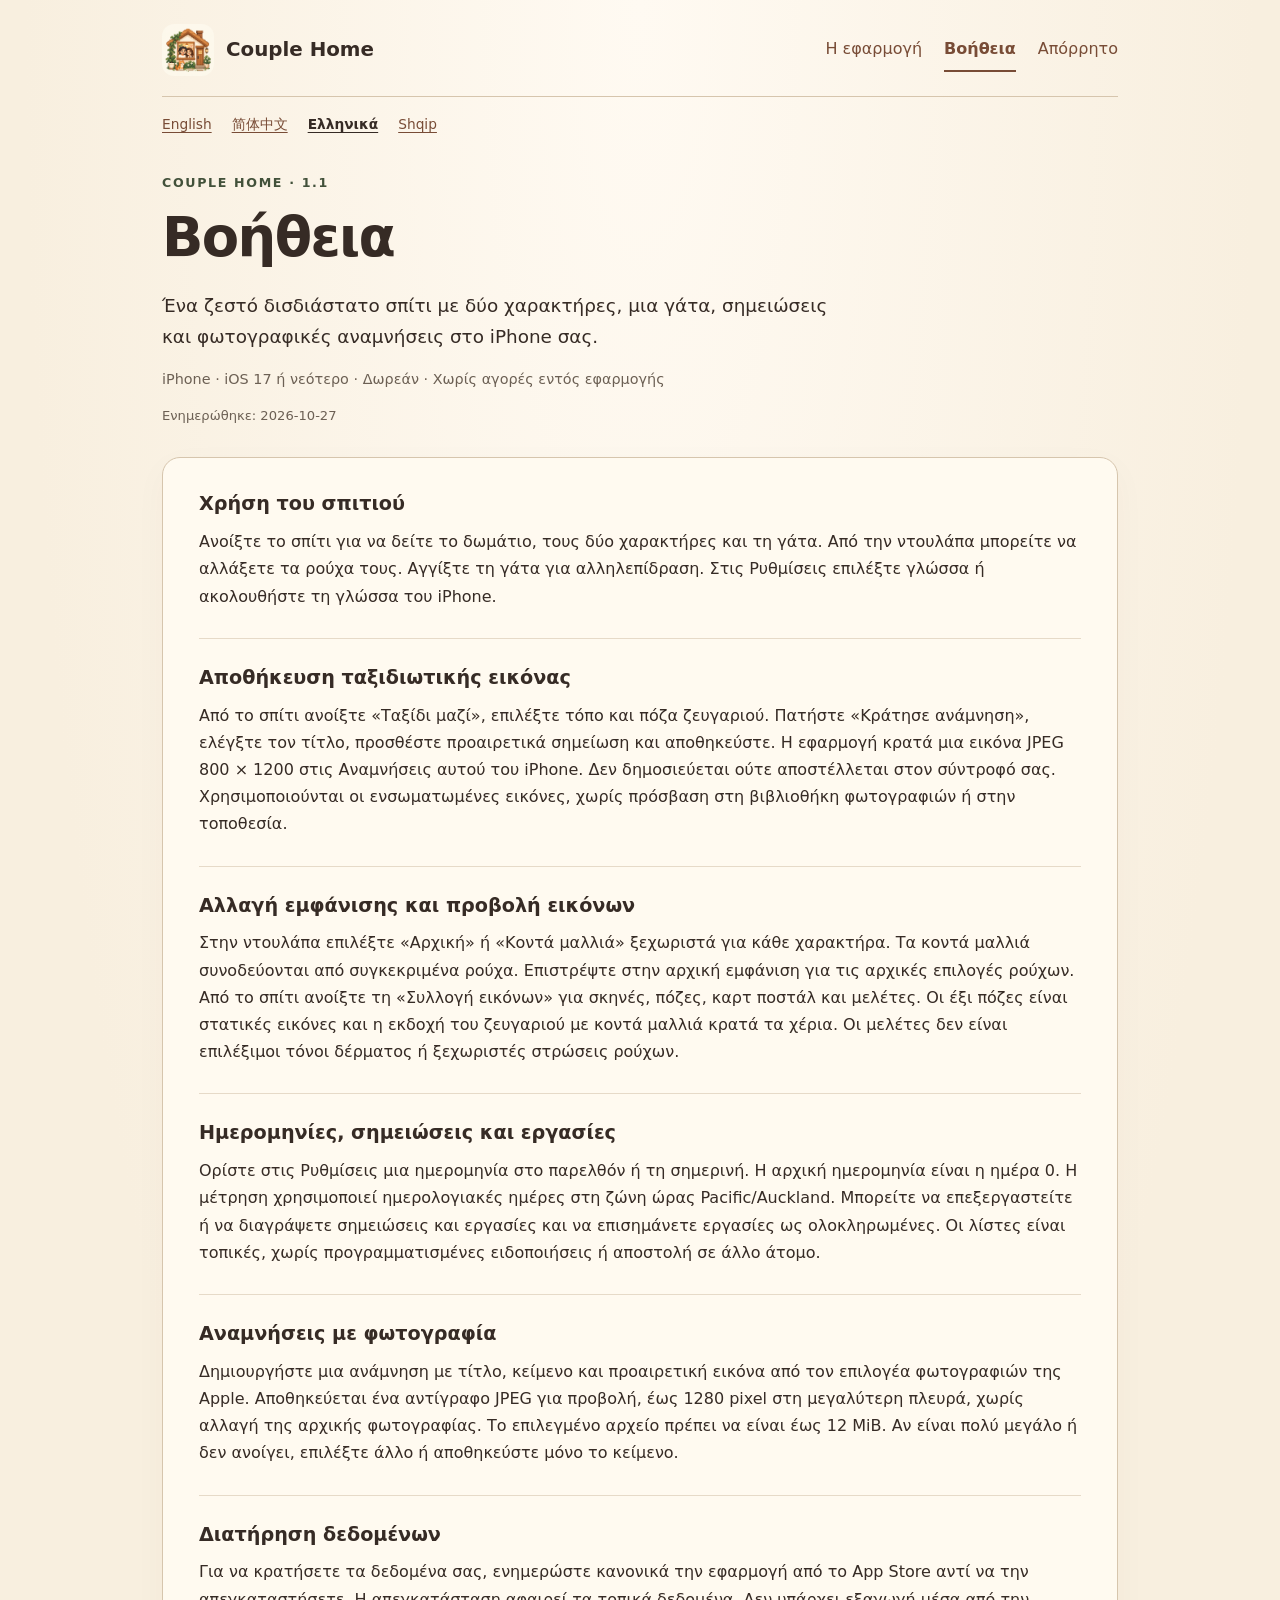
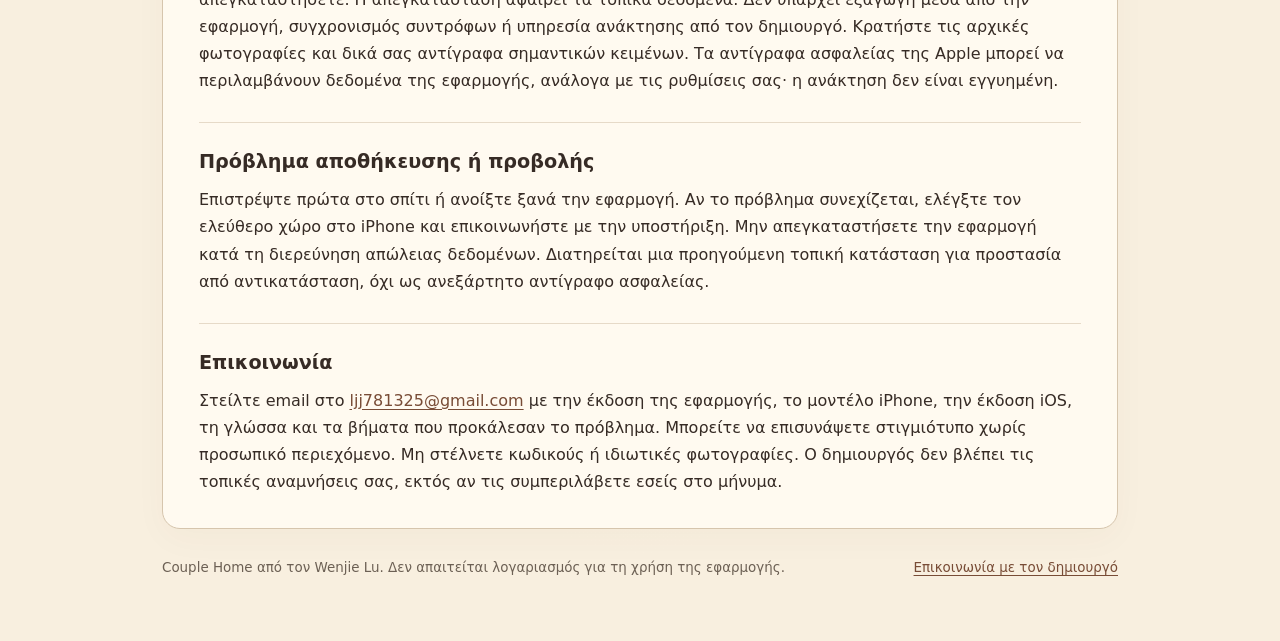
<file: el/support.html>
<!doctype html>
<html lang="el"><head><meta charset="utf-8"><meta name="viewport" content="width=device-width,initial-scale=1"><meta name="referrer" content="strict-origin-when-cross-origin"><title>Βοήθεια · Couple Home</title><meta name="description" content="Ένα ζεστό δισδιάστατο σπίτι με δύο χαρακτήρες, μια γάτα, σημειώσεις και φωτογραφικές αναμνήσεις στο iPhone σας."><link rel="stylesheet" href="../site.css"><link rel="icon" href="../icon.png"><link rel="canonical" href="https://wenjielogic.github.io/CoupleNest-Support/el/support.html"></head>
<body><div class="shell"><header><a class="brand" href="index.html"><img src="../icon.png" width="52" height="52" alt=""><span>Couple Home</span></a><nav class="main-nav" aria-label="Η εφαρμογή"><a href="index.html">Η εφαρμογή</a><a href="support.html" aria-current="page">Βοήθεια</a><a href="privacy.html">Απόρρητο</a></nav></header><nav class="languages" aria-label="Language"><a href="../en/support.html" lang="en">English</a> <a href="../zh-Hans/support.html" lang="zh-Hans">简体中文</a> <a href="../el/support.html" lang="el" aria-current="true">Ελληνικά</a> <a href="../sq/support.html" lang="sq">Shqip</a></nav><main><div class="page-heading"><p class="eyebrow">Couple Home · 1.1</p><h1>Βοήθεια</h1><p class="intro">Ένα ζεστό δισδιάστατο σπίτι με δύο χαρακτήρες, μια γάτα, σημειώσεις και φωτογραφικές αναμνήσεις στο iPhone σας.</p><p class="fine">iPhone · iOS 17 ή νεότερο · Δωρεάν · Χωρίς αγορές εντός εφαρμογής</p><p class="date">Ενημερώθηκε: 2026-10-27</p></div><article><section><h2>Χρήση του σπιτιού</h2><p>Ανοίξτε το σπίτι για να δείτε το δωμάτιο, τους δύο χαρακτήρες και τη γάτα. Από την ντουλάπα μπορείτε να αλλάξετε τα ρούχα τους. Αγγίξτε τη γάτα για αλληλεπίδραση. Στις Ρυθμίσεις επιλέξτε γλώσσα ή ακολουθήστε τη γλώσσα του iPhone.</p></section><section><h2>Αποθήκευση ταξιδιωτικής εικόνας</h2><p>Από το σπίτι ανοίξτε «Ταξίδι μαζί», επιλέξτε τόπο και πόζα ζευγαριού. Πατήστε «Κράτησε ανάμνηση», ελέγξτε τον τίτλο, προσθέστε προαιρετικά σημείωση και αποθηκεύστε. Η εφαρμογή κρατά μια εικόνα JPEG 800 × 1200 στις Αναμνήσεις αυτού του iPhone. Δεν δημοσιεύεται ούτε αποστέλλεται στον σύντροφό σας. Χρησιμοποιούνται οι ενσωματωμένες εικόνες, χωρίς πρόσβαση στη βιβλιοθήκη φωτογραφιών ή στην τοποθεσία.</p></section><section><h2>Αλλαγή εμφάνισης και προβολή εικόνων</h2><p>Στην ντουλάπα επιλέξτε «Αρχική» ή «Κοντά μαλλιά» ξεχωριστά για κάθε χαρακτήρα. Τα κοντά μαλλιά συνοδεύονται από συγκεκριμένα ρούχα. Επιστρέψτε στην αρχική εμφάνιση για τις αρχικές επιλογές ρούχων. Από το σπίτι ανοίξτε τη «Συλλογή εικόνων» για σκηνές, πόζες, καρτ ποστάλ και μελέτες. Οι έξι πόζες είναι στατικές εικόνες και η εκδοχή του ζευγαριού με κοντά μαλλιά κρατά τα χέρια. Οι μελέτες δεν είναι επιλέξιμοι τόνοι δέρματος ή ξεχωριστές στρώσεις ρούχων.</p></section><section><h2>Ημερομηνίες, σημειώσεις και εργασίες</h2><p>Ορίστε στις Ρυθμίσεις μια ημερομηνία στο παρελθόν ή τη σημερινή. Η αρχική ημερομηνία είναι η ημέρα 0. Η μέτρηση χρησιμοποιεί ημερολογιακές ημέρες στη ζώνη ώρας Pacific/Auckland. Μπορείτε να επεξεργαστείτε ή να διαγράψετε σημειώσεις και εργασίες και να επισημάνετε εργασίες ως ολοκληρωμένες. Οι λίστες είναι τοπικές, χωρίς προγραμματισμένες ειδοποιήσεις ή αποστολή σε άλλο άτομο.</p></section><section><h2>Αναμνήσεις με φωτογραφία</h2><p>Δημιουργήστε μια ανάμνηση με τίτλο, κείμενο και προαιρετική εικόνα από τον επιλογέα φωτογραφιών της Apple. Αποθηκεύεται ένα αντίγραφο JPEG για προβολή, έως 1280 pixel στη μεγαλύτερη πλευρά, χωρίς αλλαγή της αρχικής φωτογραφίας. Το επιλεγμένο αρχείο πρέπει να είναι έως 12 MiB. Αν είναι πολύ μεγάλο ή δεν ανοίγει, επιλέξτε άλλο ή αποθηκεύστε μόνο το κείμενο.</p></section><section><h2>Διατήρηση δεδομένων</h2><p>Για να κρατήσετε τα δεδομένα σας, ενημερώστε κανονικά την εφαρμογή από το App Store αντί να την απεγκαταστήσετε. Η απεγκατάσταση αφαιρεί τα τοπικά δεδομένα. Δεν υπάρχει εξαγωγή μέσα από την εφαρμογή, συγχρονισμός συντρόφων ή υπηρεσία ανάκτησης από τον δημιουργό. Κρατήστε τις αρχικές φωτογραφίες και δικά σας αντίγραφα σημαντικών κειμένων. Τα αντίγραφα ασφαλείας της Apple μπορεί να περιλαμβάνουν δεδομένα της εφαρμογής, ανάλογα με τις ρυθμίσεις σας· η ανάκτηση δεν είναι εγγυημένη.</p></section><section><h2>Πρόβλημα αποθήκευσης ή προβολής</h2><p>Επιστρέψτε πρώτα στο σπίτι ή ανοίξτε ξανά την εφαρμογή. Αν το πρόβλημα συνεχίζεται, ελέγξτε τον ελεύθερο χώρο στο iPhone και επικοινωνήστε με την υποστήριξη. Μην απεγκαταστήσετε την εφαρμογή κατά τη διερεύνηση απώλειας δεδομένων. Διατηρείται μια προηγούμενη τοπική κατάσταση για προστασία από αντικατάσταση, όχι ως ανεξάρτητο αντίγραφο ασφαλείας.</p></section><section><h2>Επικοινωνία</h2><p>Στείλτε email στο <a href="mailto:ljj781325@gmail.com">ljj781325@gmail.com</a> με την έκδοση της εφαρμογής, το μοντέλο iPhone, την έκδοση iOS, τη γλώσσα και τα βήματα που προκάλεσαν το πρόβλημα. Μπορείτε να επισυνάψετε στιγμιότυπο χωρίς προσωπικό περιεχόμενο. Μη στέλνετε κωδικούς ή ιδιωτικές φωτογραφίες. Ο δημιουργός δεν βλέπει τις τοπικές αναμνήσεις σας, εκτός αν τις συμπεριλάβετε εσείς στο μήνυμα.</p></section></article></main><footer><p>Couple Home από τον Wenjie Lu. Δεν απαιτείται λογαριασμός για τη χρήση της εφαρμογής.</p><a href="mailto:ljj781325@gmail.com">Επικοινωνία με τον δημιουργό</a></footer></div></body></html>
</file>
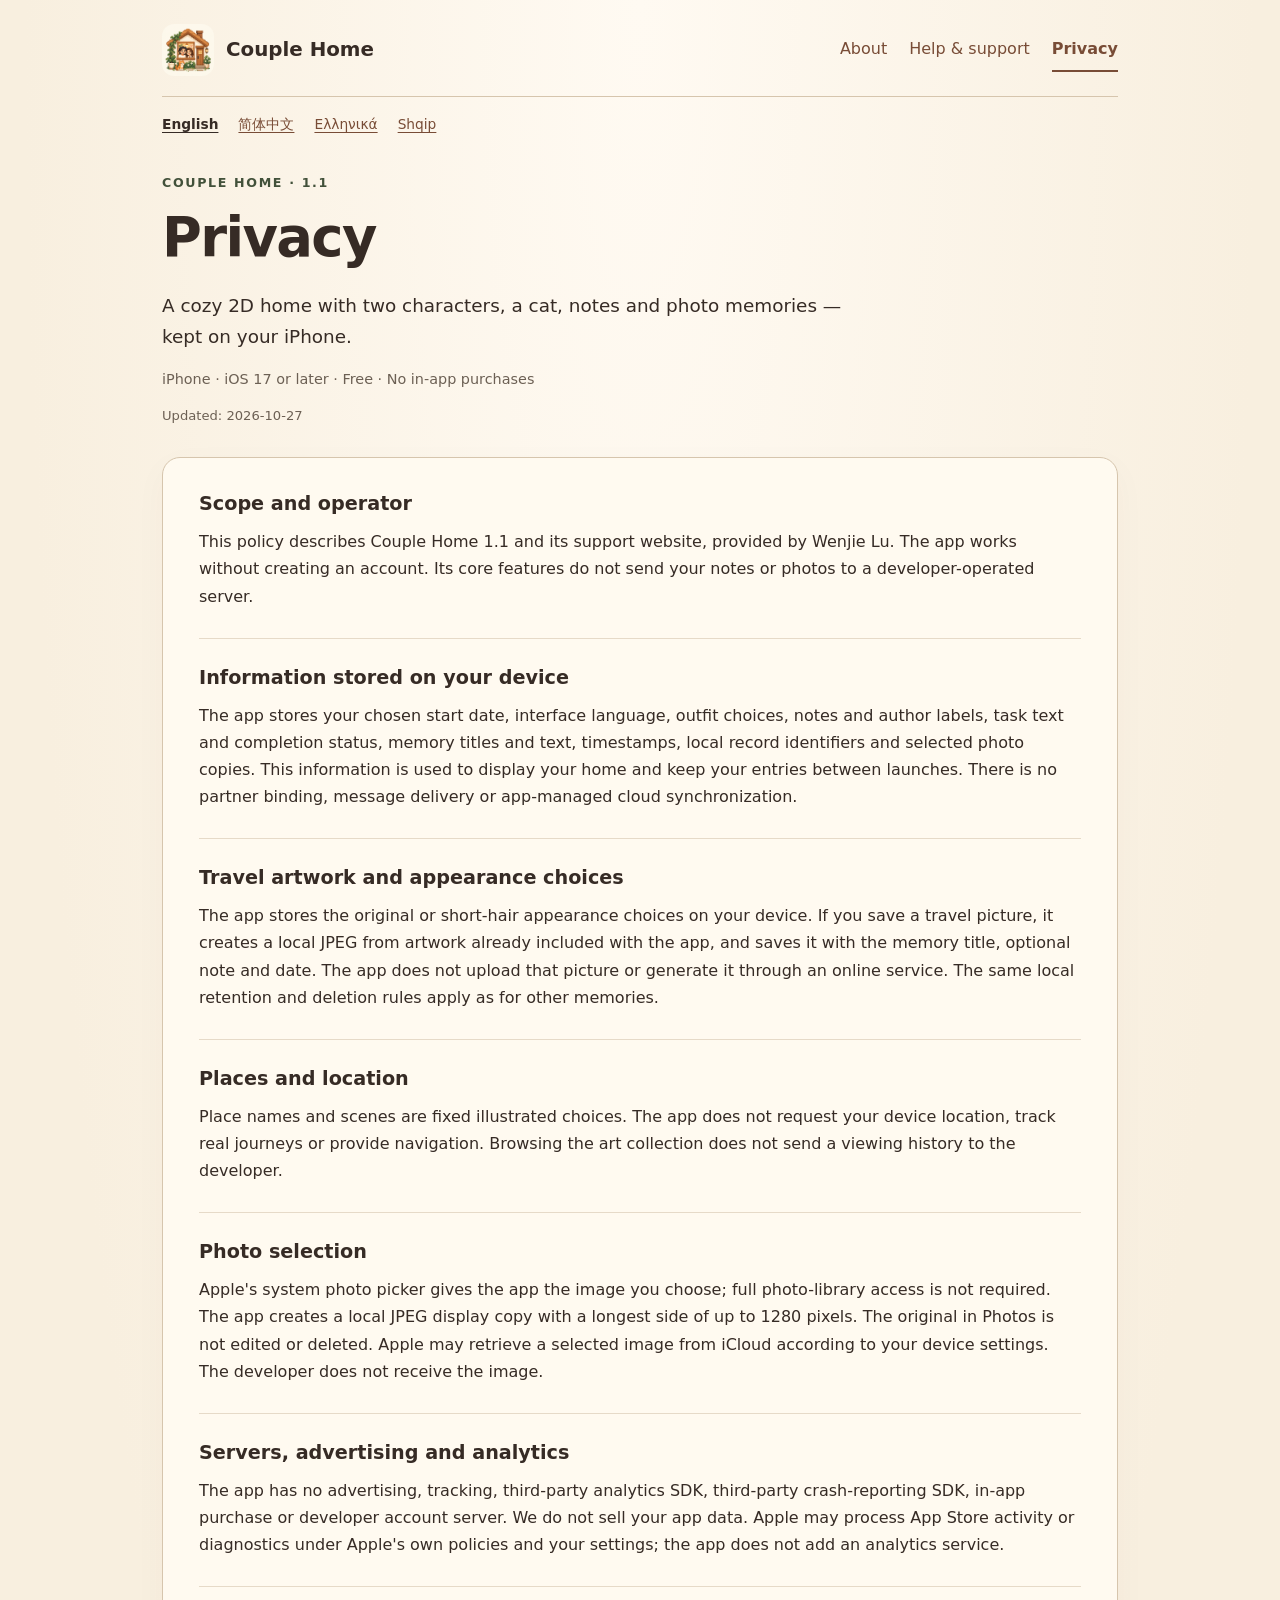
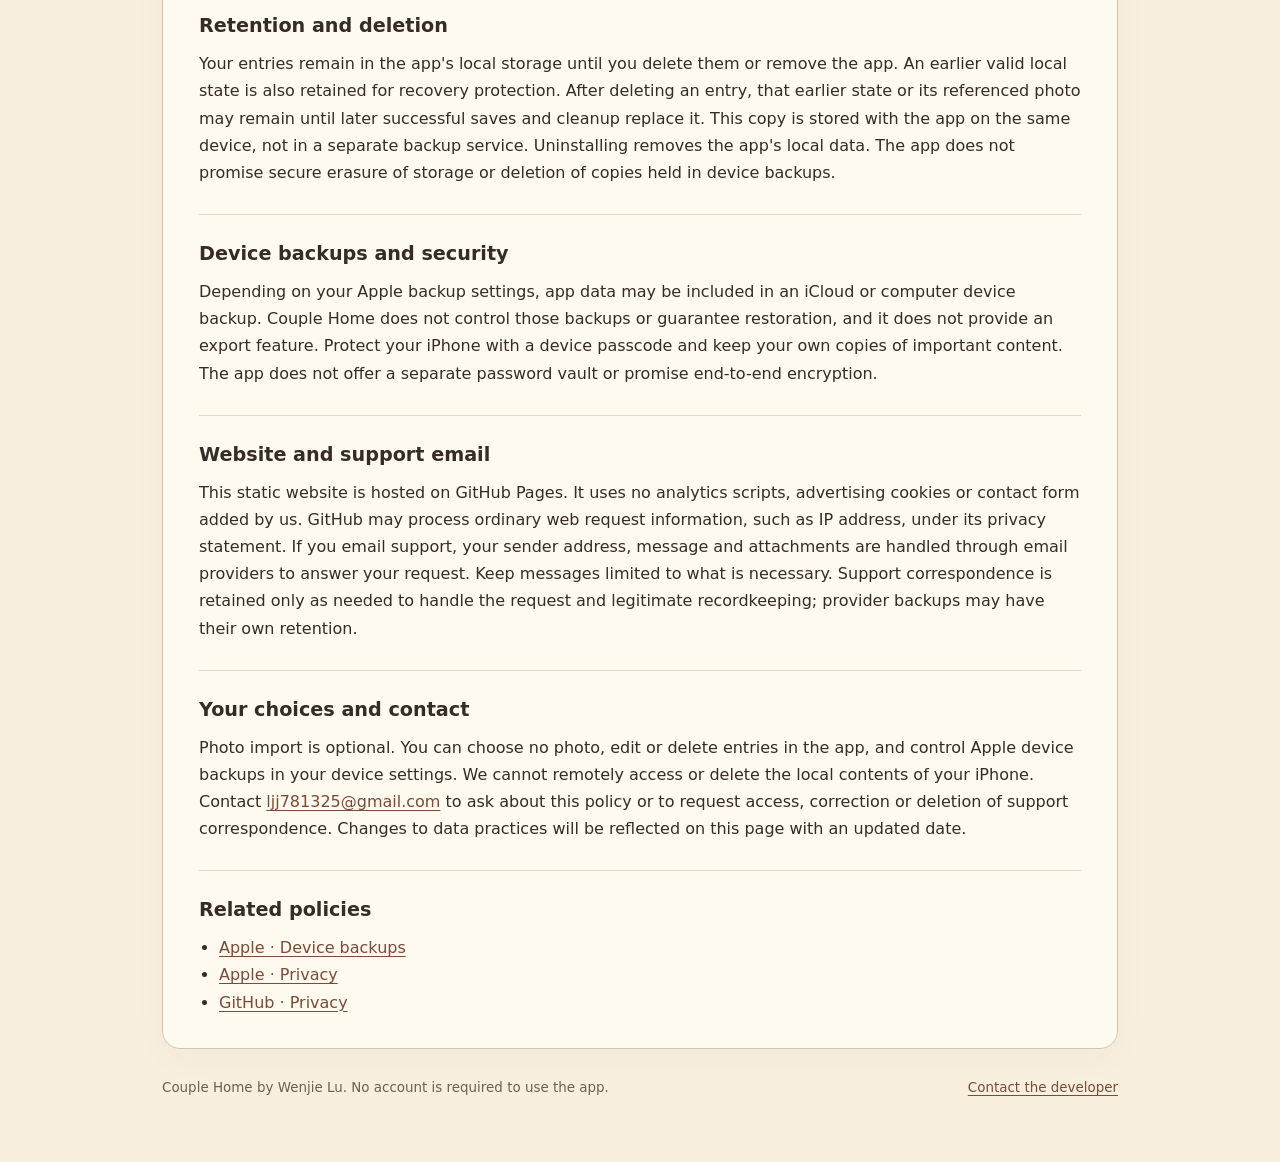
<file: en/privacy.html>
<!doctype html>
<html lang="en"><head><meta charset="utf-8"><meta name="viewport" content="width=device-width,initial-scale=1"><meta name="referrer" content="strict-origin-when-cross-origin"><title>Privacy · Couple Home</title><meta name="description" content="A cozy 2D home with two characters, a cat, notes and photo memories — kept on your iPhone."><link rel="stylesheet" href="../site.css"><link rel="icon" href="../icon.png"><link rel="canonical" href="https://wenjielogic.github.io/CoupleNest-Support/en/privacy.html"></head>
<body><div class="shell"><header><a class="brand" href="index.html"><img src="../icon.png" width="52" height="52" alt=""><span>Couple Home</span></a><nav class="main-nav" aria-label="About"><a href="index.html">About</a><a href="support.html">Help &amp; support</a><a href="privacy.html" aria-current="page">Privacy</a></nav></header><nav class="languages" aria-label="Language"><a href="../en/privacy.html" lang="en" aria-current="true">English</a> <a href="../zh-Hans/privacy.html" lang="zh-Hans">简体中文</a> <a href="../el/privacy.html" lang="el">Ελληνικά</a> <a href="../sq/privacy.html" lang="sq">Shqip</a></nav><main><div class="page-heading"><p class="eyebrow">Couple Home · 1.1</p><h1>Privacy</h1><p class="intro">A cozy 2D home with two characters, a cat, notes and photo memories — kept on your iPhone.</p><p class="fine">iPhone · iOS 17 or later · Free · No in-app purchases</p><p class="date">Updated: 2026-10-27</p></div><article><section><h2>Scope and operator</h2><p>This policy describes Couple Home 1.1 and its support website, provided by Wenjie Lu. The app works without creating an account. Its core features do not send your notes or photos to a developer-operated server.</p></section><section><h2>Information stored on your device</h2><p>The app stores your chosen start date, interface language, outfit choices, notes and author labels, task text and completion status, memory titles and text, timestamps, local record identifiers and selected photo copies. This information is used to display your home and keep your entries between launches. There is no partner binding, message delivery or app-managed cloud synchronization.</p></section><section><h2>Travel artwork and appearance choices</h2><p>The app stores the original or short-hair appearance choices on your device. If you save a travel picture, it creates a local JPEG from artwork already included with the app, and saves it with the memory title, optional note and date. The app does not upload that picture or generate it through an online service. The same local retention and deletion rules apply as for other memories.</p></section><section><h2>Places and location</h2><p>Place names and scenes are fixed illustrated choices. The app does not request your device location, track real journeys or provide navigation. Browsing the art collection does not send a viewing history to the developer.</p></section><section><h2>Photo selection</h2><p>Apple&#x27;s system photo picker gives the app the image you choose; full photo-library access is not required. The app creates a local JPEG display copy with a longest side of up to 1280 pixels. The original in Photos is not edited or deleted. Apple may retrieve a selected image from iCloud according to your device settings. The developer does not receive the image.</p></section><section><h2>Servers, advertising and analytics</h2><p>The app has no advertising, tracking, third-party analytics SDK, third-party crash-reporting SDK, in-app purchase or developer account server. We do not sell your app data. Apple may process App Store activity or diagnostics under Apple&#x27;s own policies and your settings; the app does not add an analytics service.</p></section><section><h2>Retention and deletion</h2><p>Your entries remain in the app&#x27;s local storage until you delete them or remove the app. An earlier valid local state is also retained for recovery protection. After deleting an entry, that earlier state or its referenced photo may remain until later successful saves and cleanup replace it. This copy is stored with the app on the same device, not in a separate backup service. Uninstalling removes the app&#x27;s local data. The app does not promise secure erasure of storage or deletion of copies held in device backups.</p></section><section><h2>Device backups and security</h2><p>Depending on your Apple backup settings, app data may be included in an iCloud or computer device backup. Couple Home does not control those backups or guarantee restoration, and it does not provide an export feature. Protect your iPhone with a device passcode and keep your own copies of important content. The app does not offer a separate password vault or promise end-to-end encryption.</p></section><section><h2>Website and support email</h2><p>This static website is hosted on GitHub Pages. It uses no analytics scripts, advertising cookies or contact form added by us. GitHub may process ordinary web request information, such as IP address, under its privacy statement. If you email support, your sender address, message and attachments are handled through email providers to answer your request. Keep messages limited to what is necessary. Support correspondence is retained only as needed to handle the request and legitimate recordkeeping; provider backups may have their own retention.</p></section><section><h2>Your choices and contact</h2><p>Photo import is optional. You can choose no photo, edit or delete entries in the app, and control Apple device backups in your device settings. We cannot remotely access or delete the local contents of your iPhone. Contact <a href="mailto:ljj781325@gmail.com">ljj781325@gmail.com</a> to ask about this policy or to request access, correction or deletion of support correspondence. Changes to data practices will be reflected on this page with an updated date.</p></section><section><h2>Related policies</h2><ul><li><a href="https://support.apple.com/en-us/108770">Apple · Device backups</a></li><li><a href="https://www.apple.com/legal/privacy/">Apple · Privacy</a></li><li><a href="https://docs.github.com/en/site-policy/privacy-policies/github-general-privacy-statement">GitHub · Privacy</a></li></ul></section></article></main><footer><p>Couple Home by Wenjie Lu. No account is required to use the app.</p><a href="mailto:ljj781325@gmail.com">Contact the developer</a></footer></div></body></html>
</file>
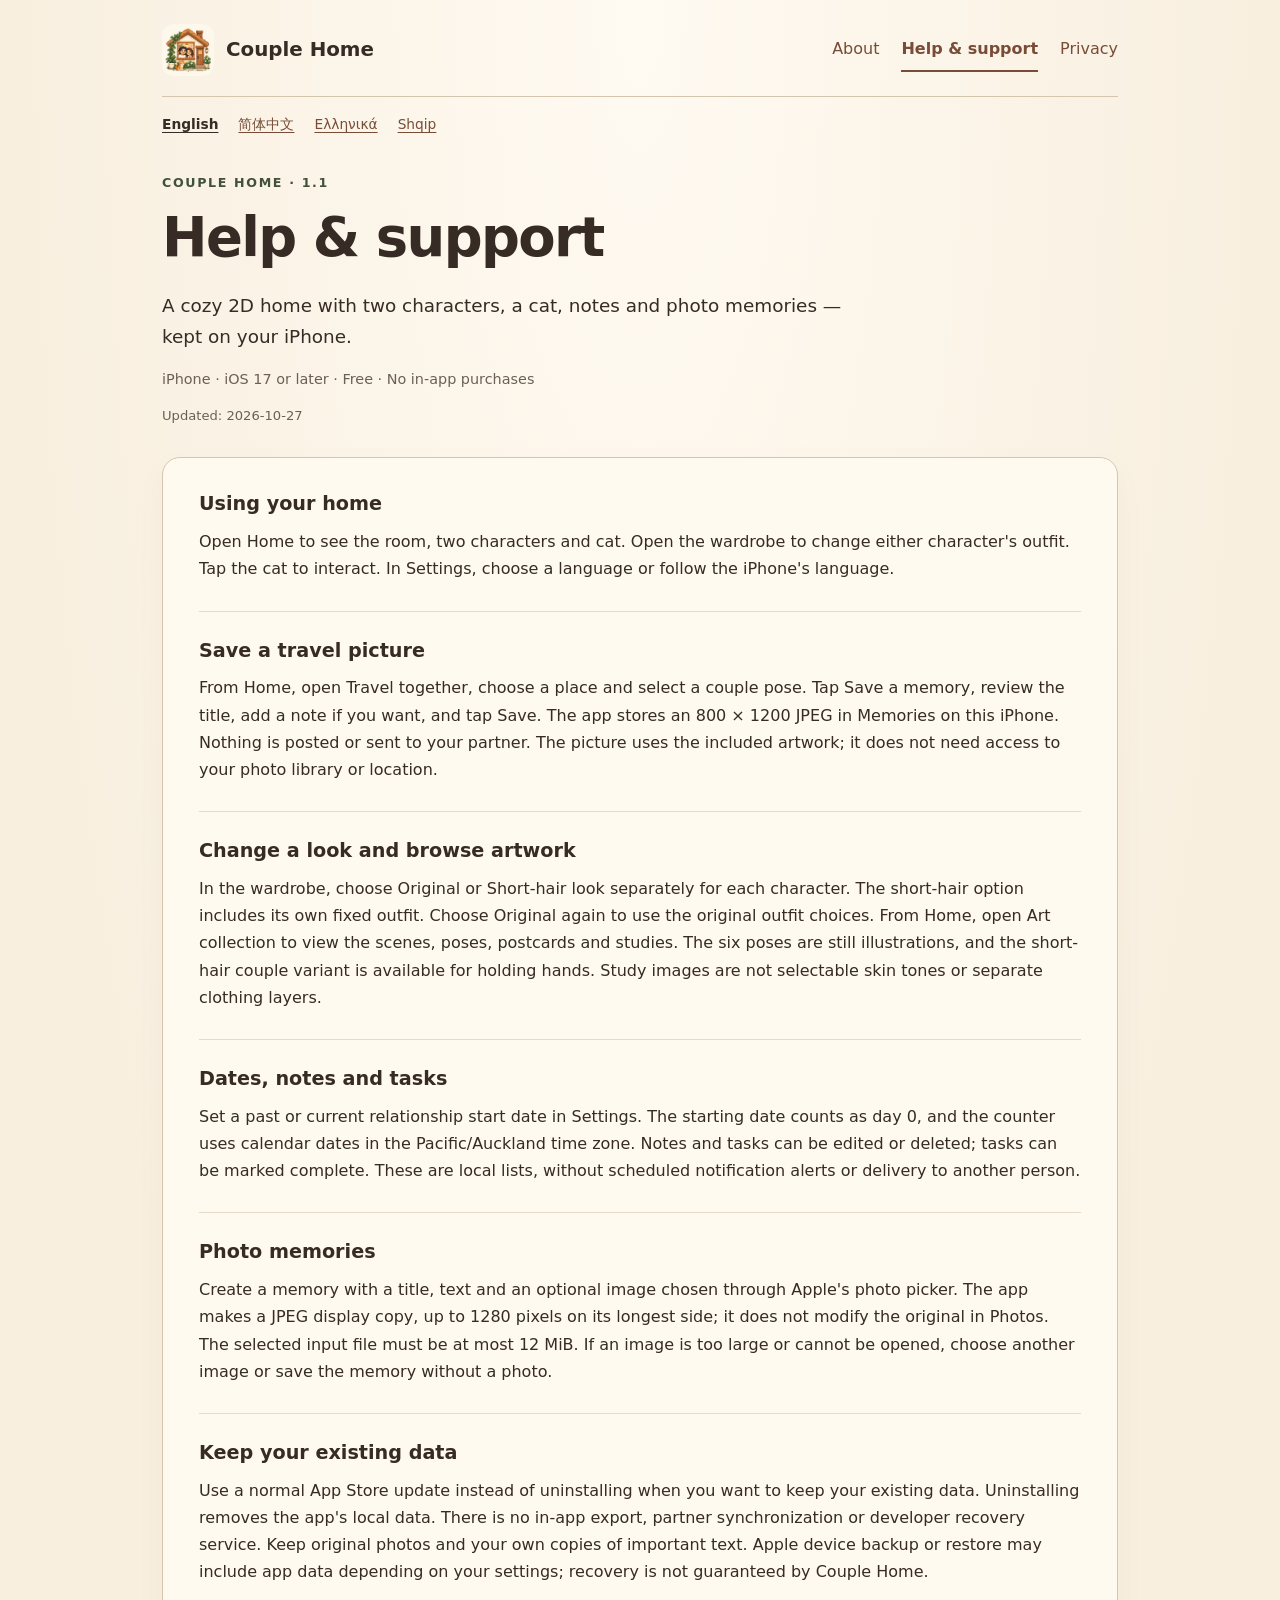
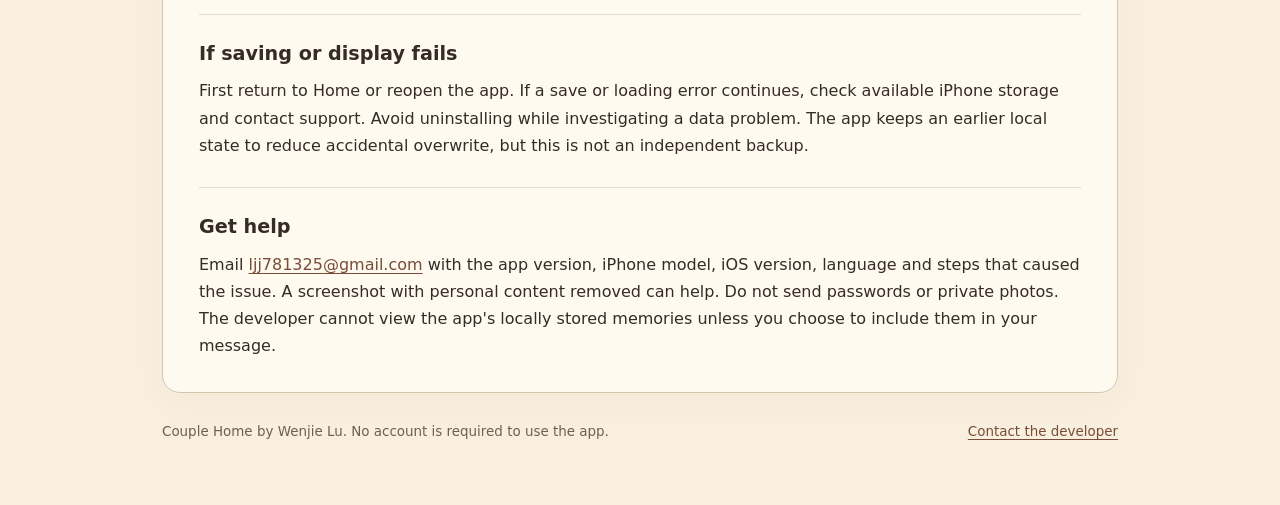
<file: en/support.html>
<!doctype html>
<html lang="en"><head><meta charset="utf-8"><meta name="viewport" content="width=device-width,initial-scale=1"><meta name="referrer" content="strict-origin-when-cross-origin"><title>Help &amp; support · Couple Home</title><meta name="description" content="A cozy 2D home with two characters, a cat, notes and photo memories — kept on your iPhone."><link rel="stylesheet" href="../site.css"><link rel="icon" href="../icon.png"><link rel="canonical" href="https://wenjielogic.github.io/CoupleNest-Support/en/support.html"></head>
<body><div class="shell"><header><a class="brand" href="index.html"><img src="../icon.png" width="52" height="52" alt=""><span>Couple Home</span></a><nav class="main-nav" aria-label="About"><a href="index.html">About</a><a href="support.html" aria-current="page">Help &amp; support</a><a href="privacy.html">Privacy</a></nav></header><nav class="languages" aria-label="Language"><a href="../en/support.html" lang="en" aria-current="true">English</a> <a href="../zh-Hans/support.html" lang="zh-Hans">简体中文</a> <a href="../el/support.html" lang="el">Ελληνικά</a> <a href="../sq/support.html" lang="sq">Shqip</a></nav><main><div class="page-heading"><p class="eyebrow">Couple Home · 1.1</p><h1>Help &amp; support</h1><p class="intro">A cozy 2D home with two characters, a cat, notes and photo memories — kept on your iPhone.</p><p class="fine">iPhone · iOS 17 or later · Free · No in-app purchases</p><p class="date">Updated: 2026-10-27</p></div><article><section><h2>Using your home</h2><p>Open Home to see the room, two characters and cat. Open the wardrobe to change either character&#x27;s outfit. Tap the cat to interact. In Settings, choose a language or follow the iPhone&#x27;s language.</p></section><section><h2>Save a travel picture</h2><p>From Home, open Travel together, choose a place and select a couple pose. Tap Save a memory, review the title, add a note if you want, and tap Save. The app stores an 800 × 1200 JPEG in Memories on this iPhone. Nothing is posted or sent to your partner. The picture uses the included artwork; it does not need access to your photo library or location.</p></section><section><h2>Change a look and browse artwork</h2><p>In the wardrobe, choose Original or Short-hair look separately for each character. The short-hair option includes its own fixed outfit. Choose Original again to use the original outfit choices. From Home, open Art collection to view the scenes, poses, postcards and studies. The six poses are still illustrations, and the short-hair couple variant is available for holding hands. Study images are not selectable skin tones or separate clothing layers.</p></section><section><h2>Dates, notes and tasks</h2><p>Set a past or current relationship start date in Settings. The starting date counts as day 0, and the counter uses calendar dates in the Pacific/Auckland time zone. Notes and tasks can be edited or deleted; tasks can be marked complete. These are local lists, without scheduled notification alerts or delivery to another person.</p></section><section><h2>Photo memories</h2><p>Create a memory with a title, text and an optional image chosen through Apple&#x27;s photo picker. The app makes a JPEG display copy, up to 1280 pixels on its longest side; it does not modify the original in Photos. The selected input file must be at most 12 MiB. If an image is too large or cannot be opened, choose another image or save the memory without a photo.</p></section><section><h2>Keep your existing data</h2><p>Use a normal App Store update instead of uninstalling when you want to keep your existing data. Uninstalling removes the app&#x27;s local data. There is no in-app export, partner synchronization or developer recovery service. Keep original photos and your own copies of important text. Apple device backup or restore may include app data depending on your settings; recovery is not guaranteed by Couple Home.</p></section><section><h2>If saving or display fails</h2><p>First return to Home or reopen the app. If a save or loading error continues, check available iPhone storage and contact support. Avoid uninstalling while investigating a data problem. The app keeps an earlier local state to reduce accidental overwrite, but this is not an independent backup.</p></section><section><h2>Get help</h2><p>Email <a href="mailto:ljj781325@gmail.com">ljj781325@gmail.com</a> with the app version, iPhone model, iOS version, language and steps that caused the issue. A screenshot with personal content removed can help. Do not send passwords or private photos. The developer cannot view the app&#x27;s locally stored memories unless you choose to include them in your message.</p></section></article></main><footer><p>Couple Home by Wenjie Lu. No account is required to use the app.</p><a href="mailto:ljj781325@gmail.com">Contact the developer</a></footer></div></body></html>
</file>
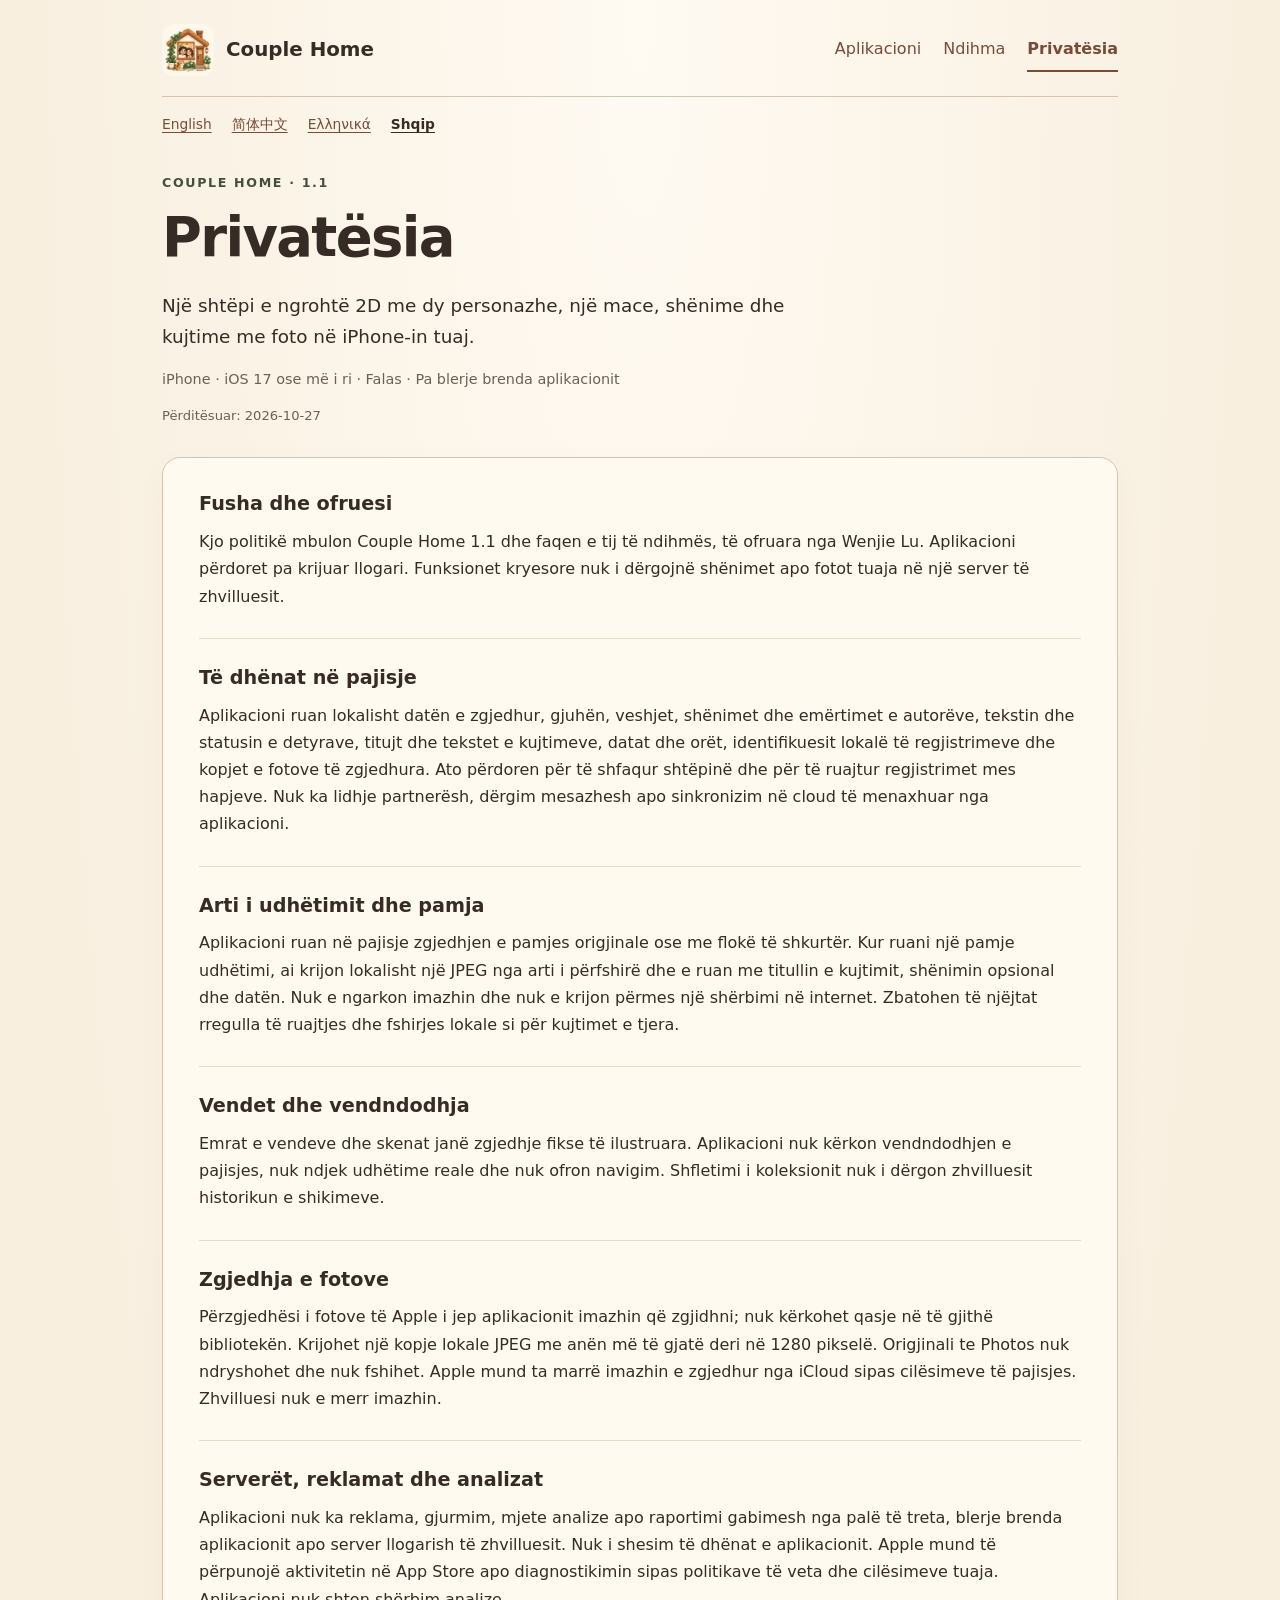
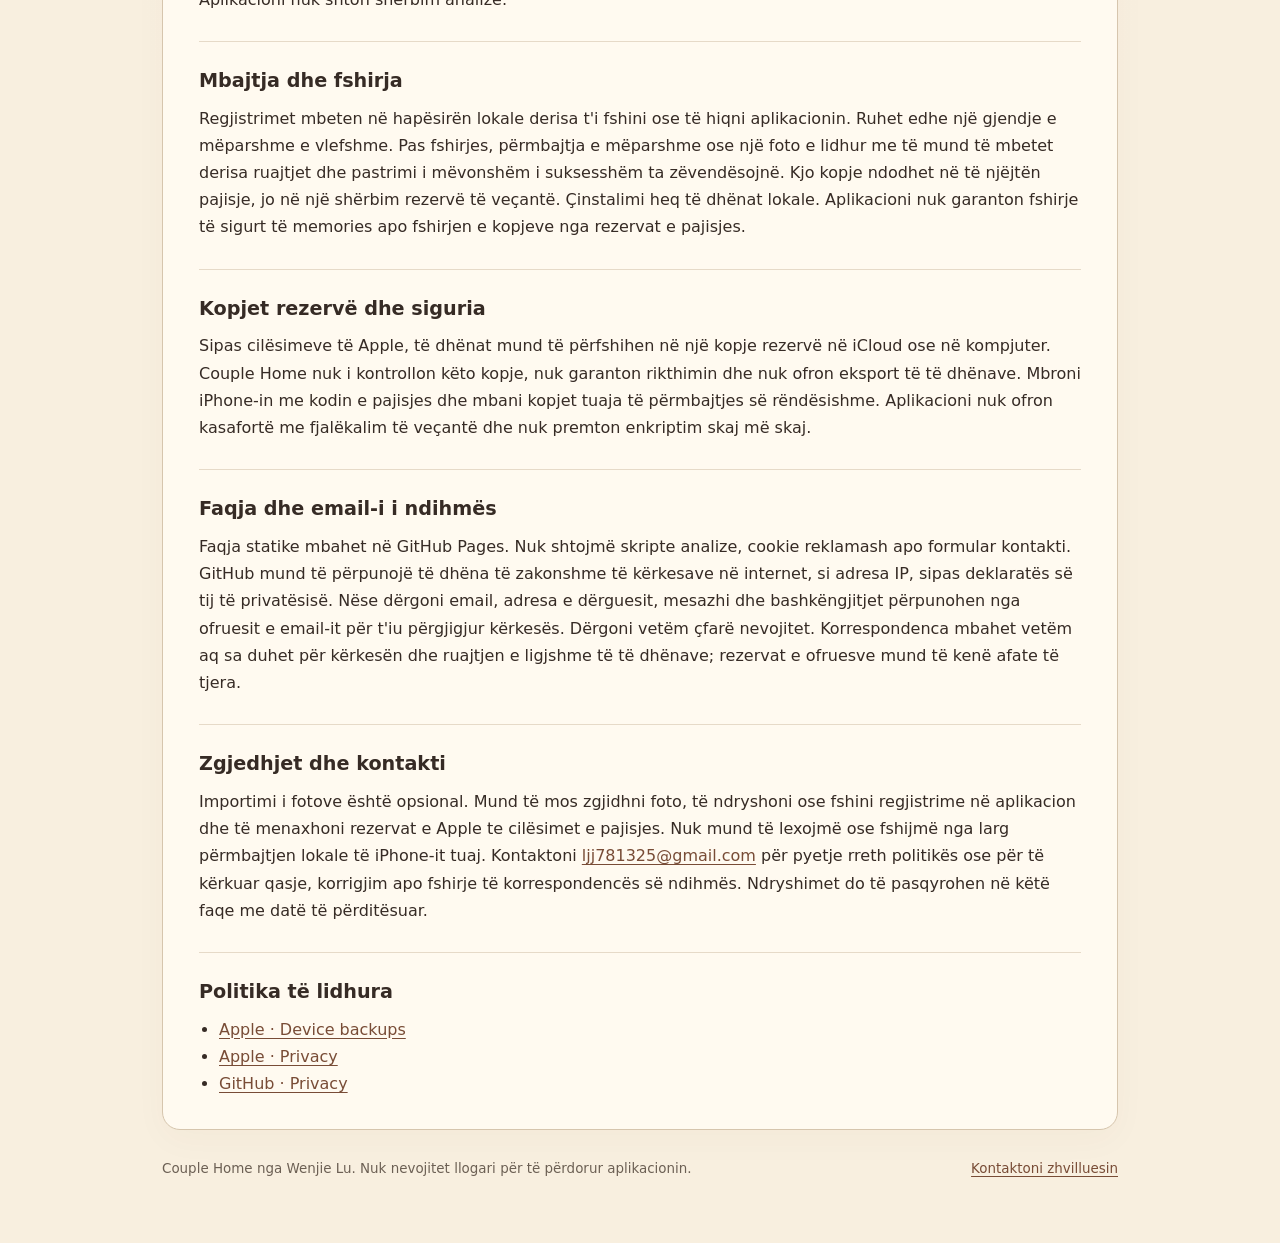
<file: sq/privacy.html>
<!doctype html>
<html lang="sq"><head><meta charset="utf-8"><meta name="viewport" content="width=device-width,initial-scale=1"><meta name="referrer" content="strict-origin-when-cross-origin"><title>Privatësia · Couple Home</title><meta name="description" content="Një shtëpi e ngrohtë 2D me dy personazhe, një mace, shënime dhe kujtime me foto në iPhone-in tuaj."><link rel="stylesheet" href="../site.css"><link rel="icon" href="../icon.png"><link rel="canonical" href="https://wenjielogic.github.io/CoupleNest-Support/sq/privacy.html"></head>
<body><div class="shell"><header><a class="brand" href="index.html"><img src="../icon.png" width="52" height="52" alt=""><span>Couple Home</span></a><nav class="main-nav" aria-label="Aplikacioni"><a href="index.html">Aplikacioni</a><a href="support.html">Ndihma</a><a href="privacy.html" aria-current="page">Privatësia</a></nav></header><nav class="languages" aria-label="Language"><a href="../en/privacy.html" lang="en">English</a> <a href="../zh-Hans/privacy.html" lang="zh-Hans">简体中文</a> <a href="../el/privacy.html" lang="el">Ελληνικά</a> <a href="../sq/privacy.html" lang="sq" aria-current="true">Shqip</a></nav><main><div class="page-heading"><p class="eyebrow">Couple Home · 1.1</p><h1>Privatësia</h1><p class="intro">Një shtëpi e ngrohtë 2D me dy personazhe, një mace, shënime dhe kujtime me foto në iPhone-in tuaj.</p><p class="fine">iPhone · iOS 17 ose më i ri · Falas · Pa blerje brenda aplikacionit</p><p class="date">Përditësuar: 2026-10-27</p></div><article><section><h2>Fusha dhe ofruesi</h2><p>Kjo politikë mbulon Couple Home 1.1 dhe faqen e tij të ndihmës, të ofruara nga Wenjie Lu. Aplikacioni përdoret pa krijuar llogari. Funksionet kryesore nuk i dërgojnë shënimet apo fotot tuaja në një server të zhvilluesit.</p></section><section><h2>Të dhënat në pajisje</h2><p>Aplikacioni ruan lokalisht datën e zgjedhur, gjuhën, veshjet, shënimet dhe emërtimet e autorëve, tekstin dhe statusin e detyrave, titujt dhe tekstet e kujtimeve, datat dhe orët, identifikuesit lokalë të regjistrimeve dhe kopjet e fotove të zgjedhura. Ato përdoren për të shfaqur shtëpinë dhe për të ruajtur regjistrimet mes hapjeve. Nuk ka lidhje partnerësh, dërgim mesazhesh apo sinkronizim në cloud të menaxhuar nga aplikacioni.</p></section><section><h2>Arti i udhëtimit dhe pamja</h2><p>Aplikacioni ruan në pajisje zgjedhjen e pamjes origjinale ose me flokë të shkurtër. Kur ruani një pamje udhëtimi, ai krijon lokalisht një JPEG nga arti i përfshirë dhe e ruan me titullin e kujtimit, shënimin opsional dhe datën. Nuk e ngarkon imazhin dhe nuk e krijon përmes një shërbimi në internet. Zbatohen të njëjtat rregulla të ruajtjes dhe fshirjes lokale si për kujtimet e tjera.</p></section><section><h2>Vendet dhe vendndodhja</h2><p>Emrat e vendeve dhe skenat janë zgjedhje fikse të ilustruara. Aplikacioni nuk kërkon vendndodhjen e pajisjes, nuk ndjek udhëtime reale dhe nuk ofron navigim. Shfletimi i koleksionit nuk i dërgon zhvilluesit historikun e shikimeve.</p></section><section><h2>Zgjedhja e fotove</h2><p>Përzgjedhësi i fotove të Apple i jep aplikacionit imazhin që zgjidhni; nuk kërkohet qasje në të gjithë bibliotekën. Krijohet një kopje lokale JPEG me anën më të gjatë deri në 1280 pikselë. Origjinali te Photos nuk ndryshohet dhe nuk fshihet. Apple mund ta marrë imazhin e zgjedhur nga iCloud sipas cilësimeve të pajisjes. Zhvilluesi nuk e merr imazhin.</p></section><section><h2>Serverët, reklamat dhe analizat</h2><p>Aplikacioni nuk ka reklama, gjurmim, mjete analize apo raportimi gabimesh nga palë të treta, blerje brenda aplikacionit apo server llogarish të zhvilluesit. Nuk i shesim të dhënat e aplikacionit. Apple mund të përpunojë aktivitetin në App Store apo diagnostikimin sipas politikave të veta dhe cilësimeve tuaja. Aplikacioni nuk shton shërbim analize.</p></section><section><h2>Mbajtja dhe fshirja</h2><p>Regjistrimet mbeten në hapësirën lokale derisa t&#x27;i fshini ose të hiqni aplikacionin. Ruhet edhe një gjendje e mëparshme e vlefshme. Pas fshirjes, përmbajtja e mëparshme ose një foto e lidhur me të mund të mbetet derisa ruajtjet dhe pastrimi i mëvonshëm i suksesshëm ta zëvendësojnë. Kjo kopje ndodhet në të njëjtën pajisje, jo në një shërbim rezervë të veçantë. Çinstalimi heq të dhënat lokale. Aplikacioni nuk garanton fshirje të sigurt të memories apo fshirjen e kopjeve nga rezervat e pajisjes.</p></section><section><h2>Kopjet rezervë dhe siguria</h2><p>Sipas cilësimeve të Apple, të dhënat mund të përfshihen në një kopje rezervë në iCloud ose në kompjuter. Couple Home nuk i kontrollon këto kopje, nuk garanton rikthimin dhe nuk ofron eksport të të dhënave. Mbroni iPhone-in me kodin e pajisjes dhe mbani kopjet tuaja të përmbajtjes së rëndësishme. Aplikacioni nuk ofron kasafortë me fjalëkalim të veçantë dhe nuk premton enkriptim skaj më skaj.</p></section><section><h2>Faqja dhe email-i i ndihmës</h2><p>Faqja statike mbahet në GitHub Pages. Nuk shtojmë skripte analize, cookie reklamash apo formular kontakti. GitHub mund të përpunojë të dhëna të zakonshme të kërkesave në internet, si adresa IP, sipas deklaratës së tij të privatësisë. Nëse dërgoni email, adresa e dërguesit, mesazhi dhe bashkëngjitjet përpunohen nga ofruesit e email-it për t&#x27;iu përgjigjur kërkesës. Dërgoni vetëm çfarë nevojitet. Korrespondenca mbahet vetëm aq sa duhet për kërkesën dhe ruajtjen e ligjshme të të dhënave; rezervat e ofruesve mund të kenë afate të tjera.</p></section><section><h2>Zgjedhjet dhe kontakti</h2><p>Importimi i fotove është opsional. Mund të mos zgjidhni foto, të ndryshoni ose fshini regjistrime në aplikacion dhe të menaxhoni rezervat e Apple te cilësimet e pajisjes. Nuk mund të lexojmë ose fshijmë nga larg përmbajtjen lokale të iPhone-it tuaj. Kontaktoni <a href="mailto:ljj781325@gmail.com">ljj781325@gmail.com</a> për pyetje rreth politikës ose për të kërkuar qasje, korrigjim apo fshirje të korrespondencës së ndihmës. Ndryshimet do të pasqyrohen në këtë faqe me datë të përditësuar.</p></section><section><h2>Politika të lidhura</h2><ul><li><a href="https://support.apple.com/en-us/108770">Apple · Device backups</a></li><li><a href="https://www.apple.com/legal/privacy/">Apple · Privacy</a></li><li><a href="https://docs.github.com/en/site-policy/privacy-policies/github-general-privacy-statement">GitHub · Privacy</a></li></ul></section></article></main><footer><p>Couple Home nga Wenjie Lu. Nuk nevojitet llogari për të përdorur aplikacionin.</p><a href="mailto:ljj781325@gmail.com">Kontaktoni zhvilluesin</a></footer></div></body></html>
</file>
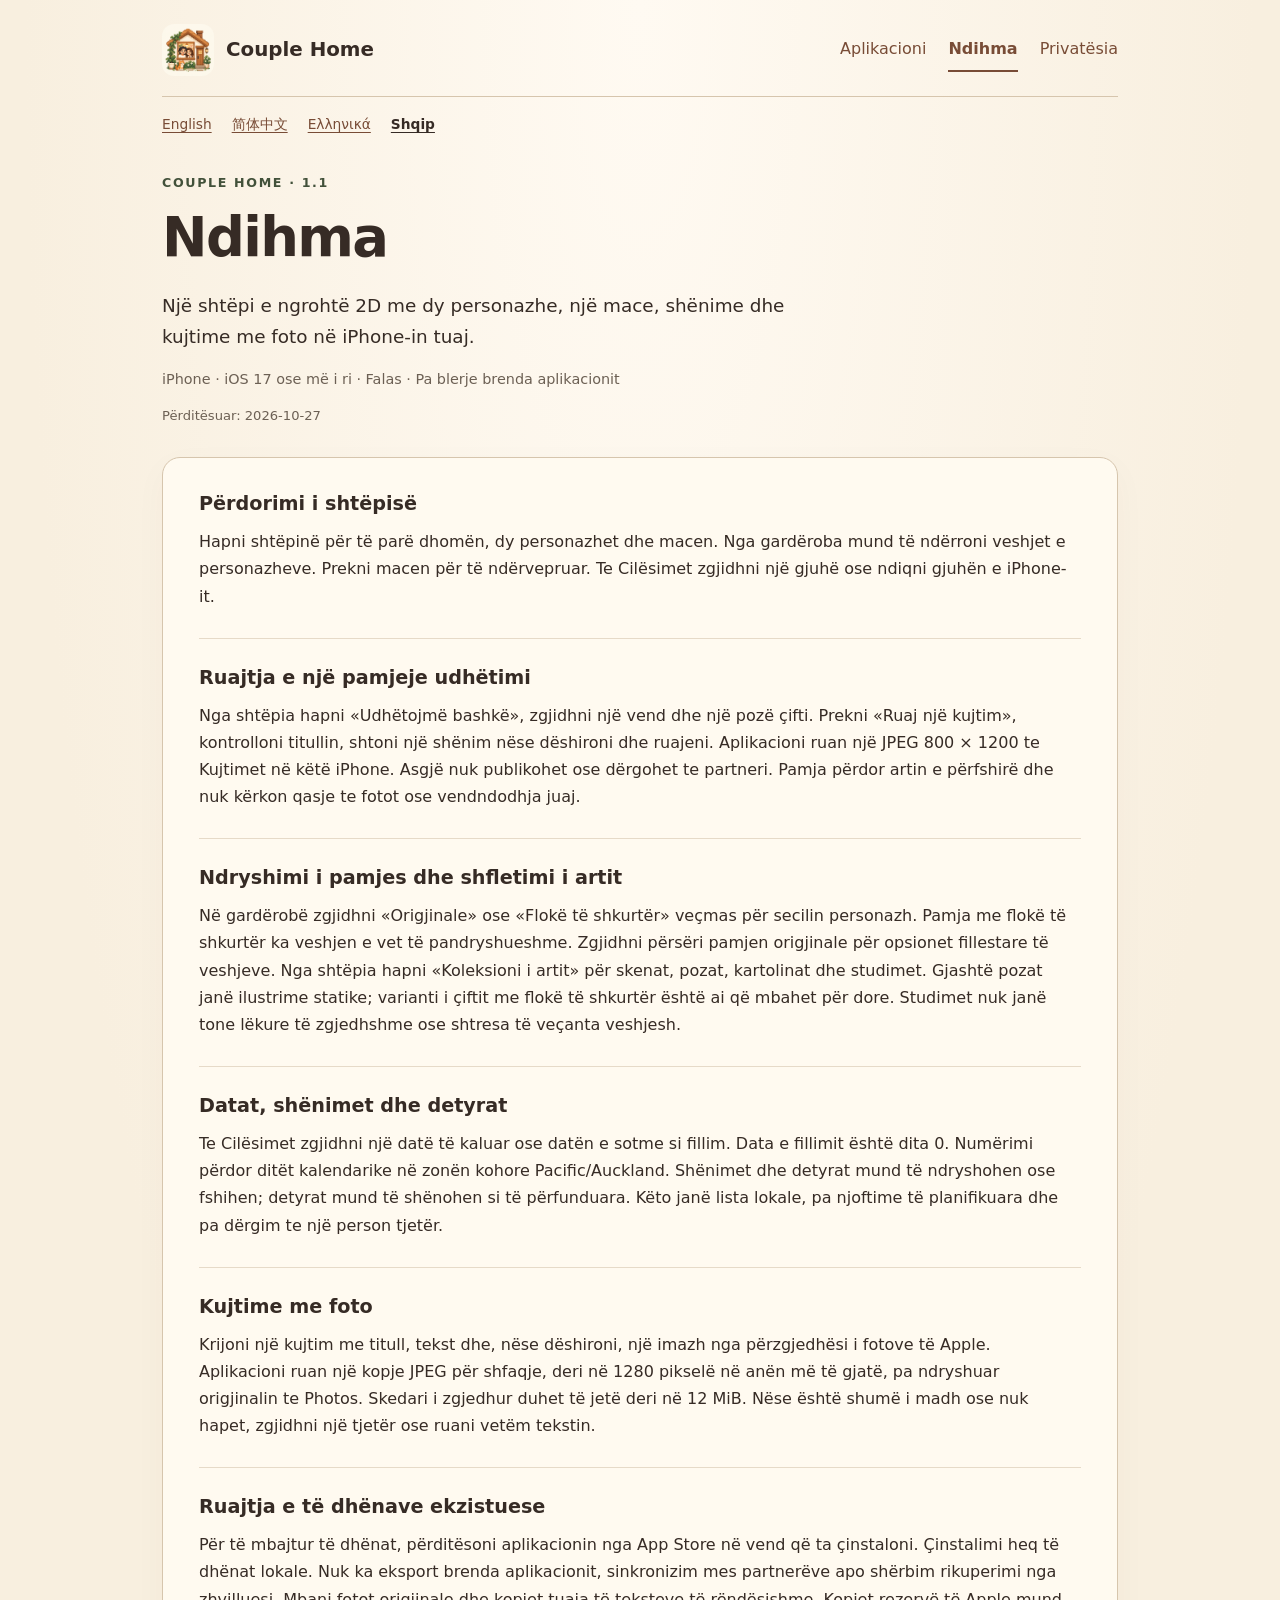
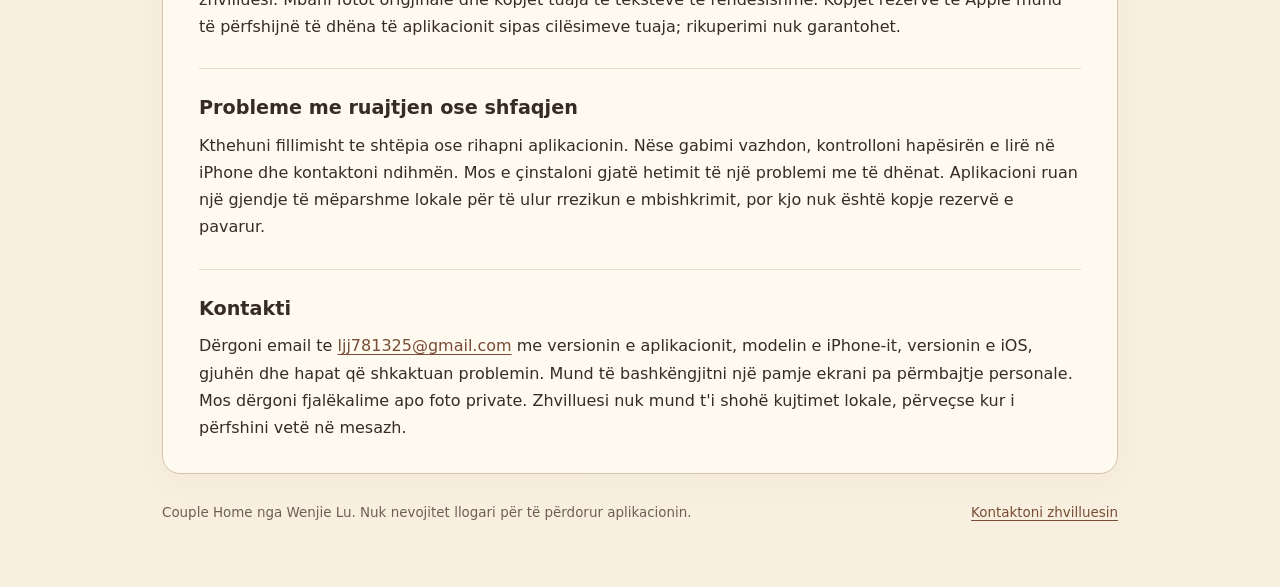
<file: sq/support.html>
<!doctype html>
<html lang="sq"><head><meta charset="utf-8"><meta name="viewport" content="width=device-width,initial-scale=1"><meta name="referrer" content="strict-origin-when-cross-origin"><title>Ndihma · Couple Home</title><meta name="description" content="Një shtëpi e ngrohtë 2D me dy personazhe, një mace, shënime dhe kujtime me foto në iPhone-in tuaj."><link rel="stylesheet" href="../site.css"><link rel="icon" href="../icon.png"><link rel="canonical" href="https://wenjielogic.github.io/CoupleNest-Support/sq/support.html"></head>
<body><div class="shell"><header><a class="brand" href="index.html"><img src="../icon.png" width="52" height="52" alt=""><span>Couple Home</span></a><nav class="main-nav" aria-label="Aplikacioni"><a href="index.html">Aplikacioni</a><a href="support.html" aria-current="page">Ndihma</a><a href="privacy.html">Privatësia</a></nav></header><nav class="languages" aria-label="Language"><a href="../en/support.html" lang="en">English</a> <a href="../zh-Hans/support.html" lang="zh-Hans">简体中文</a> <a href="../el/support.html" lang="el">Ελληνικά</a> <a href="../sq/support.html" lang="sq" aria-current="true">Shqip</a></nav><main><div class="page-heading"><p class="eyebrow">Couple Home · 1.1</p><h1>Ndihma</h1><p class="intro">Një shtëpi e ngrohtë 2D me dy personazhe, një mace, shënime dhe kujtime me foto në iPhone-in tuaj.</p><p class="fine">iPhone · iOS 17 ose më i ri · Falas · Pa blerje brenda aplikacionit</p><p class="date">Përditësuar: 2026-10-27</p></div><article><section><h2>Përdorimi i shtëpisë</h2><p>Hapni shtëpinë për të parë dhomën, dy personazhet dhe macen. Nga gardëroba mund të ndërroni veshjet e personazheve. Prekni macen për të ndërvepruar. Te Cilësimet zgjidhni një gjuhë ose ndiqni gjuhën e iPhone-it.</p></section><section><h2>Ruajtja e një pamjeje udhëtimi</h2><p>Nga shtëpia hapni «Udhëtojmë bashkë», zgjidhni një vend dhe një pozë çifti. Prekni «Ruaj një kujtim», kontrolloni titullin, shtoni një shënim nëse dëshironi dhe ruajeni. Aplikacioni ruan një JPEG 800 × 1200 te Kujtimet në këtë iPhone. Asgjë nuk publikohet ose dërgohet te partneri. Pamja përdor artin e përfshirë dhe nuk kërkon qasje te fotot ose vendndodhja juaj.</p></section><section><h2>Ndryshimi i pamjes dhe shfletimi i artit</h2><p>Në gardërobë zgjidhni «Origjinale» ose «Flokë të shkurtër» veçmas për secilin personazh. Pamja me flokë të shkurtër ka veshjen e vet të pandryshueshme. Zgjidhni përsëri pamjen origjinale për opsionet fillestare të veshjeve. Nga shtëpia hapni «Koleksioni i artit» për skenat, pozat, kartolinat dhe studimet. Gjashtë pozat janë ilustrime statike; varianti i çiftit me flokë të shkurtër është ai që mbahet për dore. Studimet nuk janë tone lëkure të zgjedhshme ose shtresa të veçanta veshjesh.</p></section><section><h2>Datat, shënimet dhe detyrat</h2><p>Te Cilësimet zgjidhni një datë të kaluar ose datën e sotme si fillim. Data e fillimit është dita 0. Numërimi përdor ditët kalendarike në zonën kohore Pacific/Auckland. Shënimet dhe detyrat mund të ndryshohen ose fshihen; detyrat mund të shënohen si të përfunduara. Këto janë lista lokale, pa njoftime të planifikuara dhe pa dërgim te një person tjetër.</p></section><section><h2>Kujtime me foto</h2><p>Krijoni një kujtim me titull, tekst dhe, nëse dëshironi, një imazh nga përzgjedhësi i fotove të Apple. Aplikacioni ruan një kopje JPEG për shfaqje, deri në 1280 pikselë në anën më të gjatë, pa ndryshuar origjinalin te Photos. Skedari i zgjedhur duhet të jetë deri në 12 MiB. Nëse është shumë i madh ose nuk hapet, zgjidhni një tjetër ose ruani vetëm tekstin.</p></section><section><h2>Ruajtja e të dhënave ekzistuese</h2><p>Për të mbajtur të dhënat, përditësoni aplikacionin nga App Store në vend që ta çinstaloni. Çinstalimi heq të dhënat lokale. Nuk ka eksport brenda aplikacionit, sinkronizim mes partnerëve apo shërbim rikuperimi nga zhvilluesi. Mbani fotot origjinale dhe kopjet tuaja të teksteve të rëndësishme. Kopjet rezervë të Apple mund të përfshijnë të dhëna të aplikacionit sipas cilësimeve tuaja; rikuperimi nuk garantohet.</p></section><section><h2>Probleme me ruajtjen ose shfaqjen</h2><p>Kthehuni fillimisht te shtëpia ose rihapni aplikacionin. Nëse gabimi vazhdon, kontrolloni hapësirën e lirë në iPhone dhe kontaktoni ndihmën. Mos e çinstaloni gjatë hetimit të një problemi me të dhënat. Aplikacioni ruan një gjendje të mëparshme lokale për të ulur rrezikun e mbishkrimit, por kjo nuk është kopje rezervë e pavarur.</p></section><section><h2>Kontakti</h2><p>Dërgoni email te <a href="mailto:ljj781325@gmail.com">ljj781325@gmail.com</a> me versionin e aplikacionit, modelin e iPhone-it, versionin e iOS, gjuhën dhe hapat që shkaktuan problemin. Mund të bashkëngjitni një pamje ekrani pa përmbajtje personale. Mos dërgoni fjalëkalime apo foto private. Zhvilluesi nuk mund t&#x27;i shohë kujtimet lokale, përveçse kur i përfshini vetë në mesazh.</p></section></article></main><footer><p>Couple Home nga Wenjie Lu. Nuk nevojitet llogari për të përdorur aplikacionin.</p><a href="mailto:ljj781325@gmail.com">Kontaktoni zhvilluesin</a></footer></div></body></html>
</file>
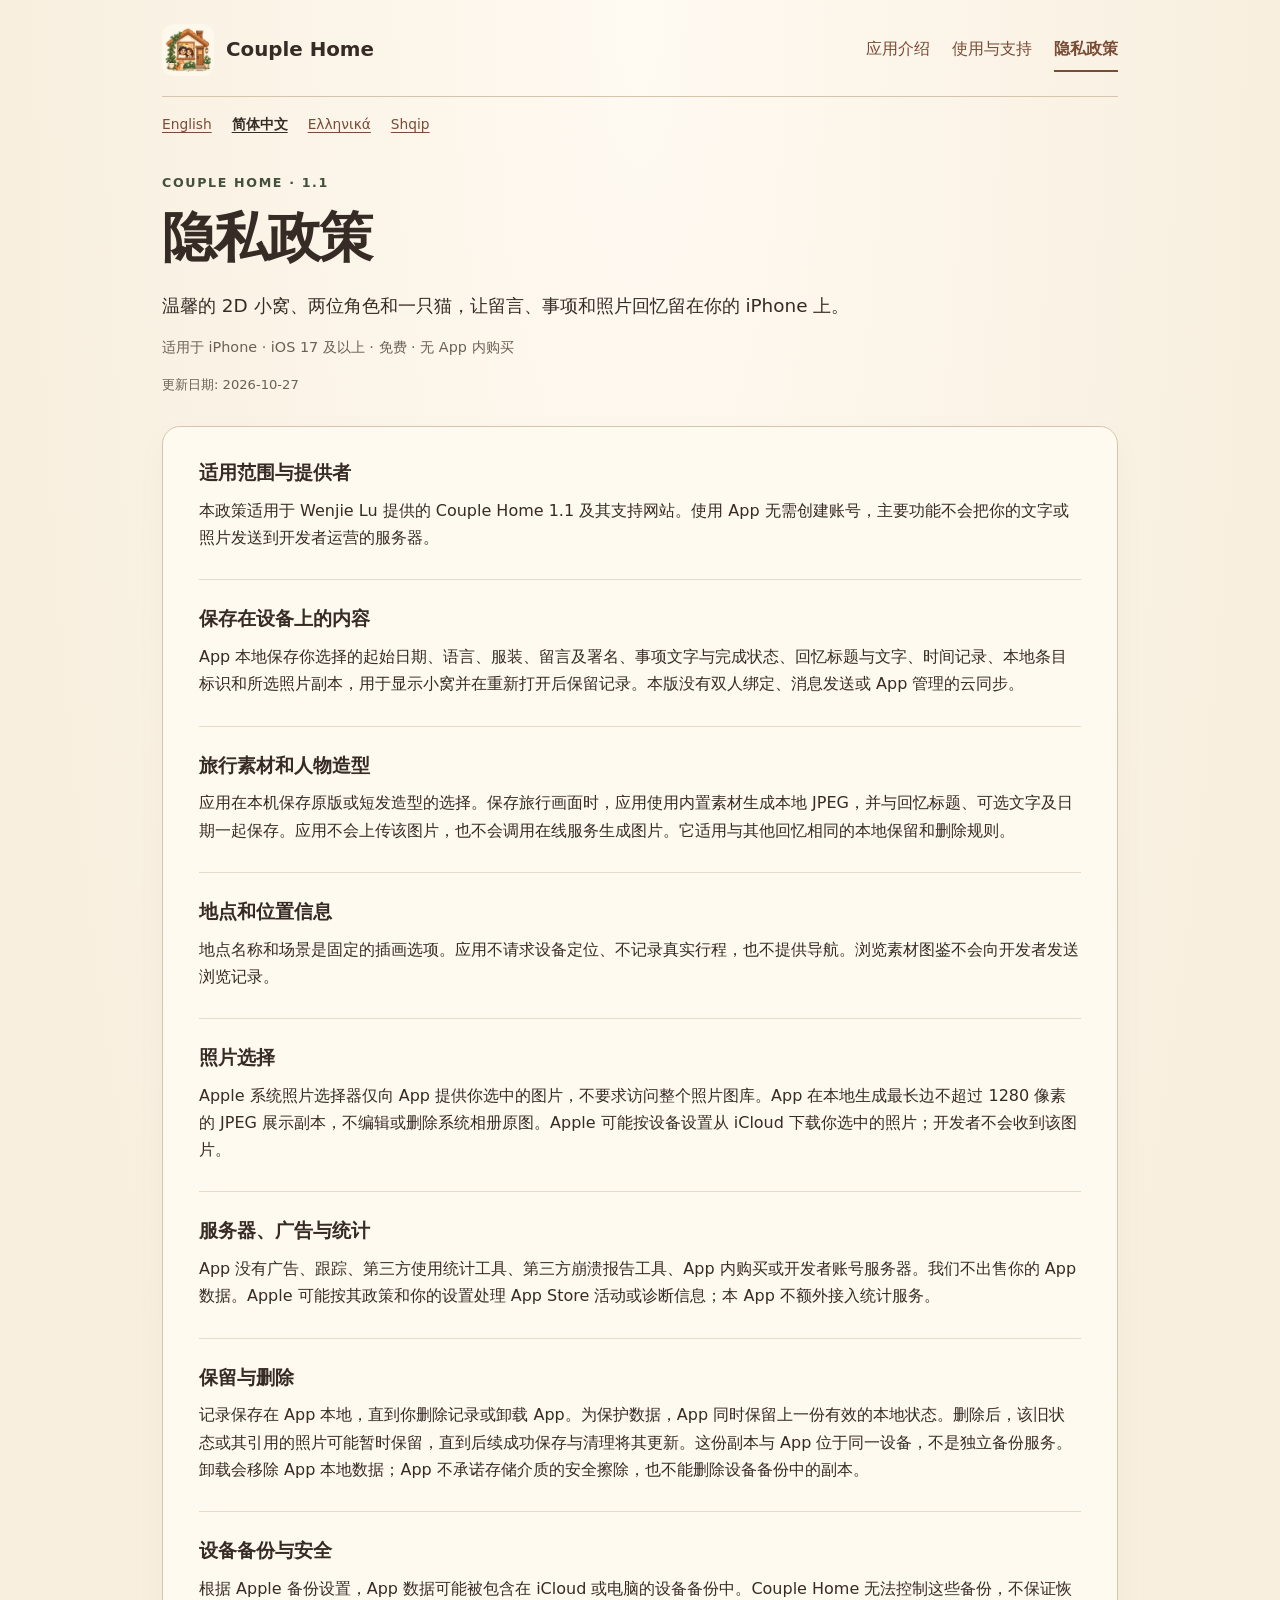
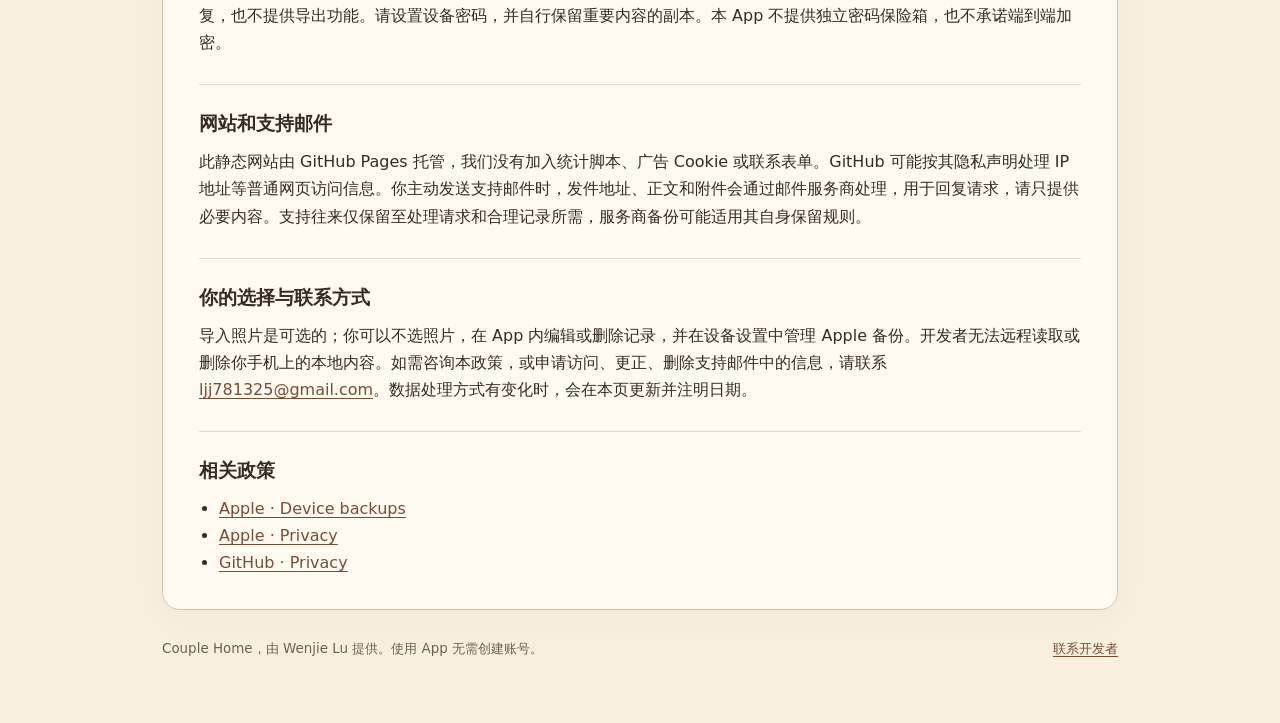
<file: zh-Hans/privacy.html>
<!doctype html>
<html lang="zh-Hans"><head><meta charset="utf-8"><meta name="viewport" content="width=device-width,initial-scale=1"><meta name="referrer" content="strict-origin-when-cross-origin"><title>隐私政策 · Couple Home</title><meta name="description" content="温馨的 2D 小窝、两位角色和一只猫，让留言、事项和照片回忆留在你的 iPhone 上。"><link rel="stylesheet" href="../site.css"><link rel="icon" href="../icon.png"><link rel="canonical" href="https://wenjielogic.github.io/CoupleNest-Support/zh-Hans/privacy.html"></head>
<body><div class="shell"><header><a class="brand" href="index.html"><img src="../icon.png" width="52" height="52" alt=""><span>Couple Home</span></a><nav class="main-nav" aria-label="应用介绍"><a href="index.html">应用介绍</a><a href="support.html">使用与支持</a><a href="privacy.html" aria-current="page">隐私政策</a></nav></header><nav class="languages" aria-label="Language"><a href="../en/privacy.html" lang="en">English</a> <a href="../zh-Hans/privacy.html" lang="zh-Hans" aria-current="true">简体中文</a> <a href="../el/privacy.html" lang="el">Ελληνικά</a> <a href="../sq/privacy.html" lang="sq">Shqip</a></nav><main><div class="page-heading"><p class="eyebrow">Couple Home · 1.1</p><h1>隐私政策</h1><p class="intro">温馨的 2D 小窝、两位角色和一只猫，让留言、事项和照片回忆留在你的 iPhone 上。</p><p class="fine">适用于 iPhone · iOS 17 及以上 · 免费 · 无 App 内购买</p><p class="date">更新日期: 2026-10-27</p></div><article><section><h2>适用范围与提供者</h2><p>本政策适用于 Wenjie Lu 提供的 Couple Home 1.1 及其支持网站。使用 App 无需创建账号，主要功能不会把你的文字或照片发送到开发者运营的服务器。</p></section><section><h2>保存在设备上的内容</h2><p>App 本地保存你选择的起始日期、语言、服装、留言及署名、事项文字与完成状态、回忆标题与文字、时间记录、本地条目标识和所选照片副本，用于显示小窝并在重新打开后保留记录。本版没有双人绑定、消息发送或 App 管理的云同步。</p></section><section><h2>旅行素材和人物造型</h2><p>应用在本机保存原版或短发造型的选择。保存旅行画面时，应用使用内置素材生成本地 JPEG，并与回忆标题、可选文字及日期一起保存。应用不会上传该图片，也不会调用在线服务生成图片。它适用与其他回忆相同的本地保留和删除规则。</p></section><section><h2>地点和位置信息</h2><p>地点名称和场景是固定的插画选项。应用不请求设备定位、不记录真实行程，也不提供导航。浏览素材图鉴不会向开发者发送浏览记录。</p></section><section><h2>照片选择</h2><p>Apple 系统照片选择器仅向 App 提供你选中的图片，不要求访问整个照片图库。App 在本地生成最长边不超过 1280 像素的 JPEG 展示副本，不编辑或删除系统相册原图。Apple 可能按设备设置从 iCloud 下载你选中的照片；开发者不会收到该图片。</p></section><section><h2>服务器、广告与统计</h2><p>App 没有广告、跟踪、第三方使用统计工具、第三方崩溃报告工具、App 内购买或开发者账号服务器。我们不出售你的 App 数据。Apple 可能按其政策和你的设置处理 App Store 活动或诊断信息；本 App 不额外接入统计服务。</p></section><section><h2>保留与删除</h2><p>记录保存在 App 本地，直到你删除记录或卸载 App。为保护数据，App 同时保留上一份有效的本地状态。删除后，该旧状态或其引用的照片可能暂时保留，直到后续成功保存与清理将其更新。这份副本与 App 位于同一设备，不是独立备份服务。卸载会移除 App 本地数据；App 不承诺存储介质的安全擦除，也不能删除设备备份中的副本。</p></section><section><h2>设备备份与安全</h2><p>根据 Apple 备份设置，App 数据可能被包含在 iCloud 或电脑的设备备份中。Couple Home 无法控制这些备份，不保证恢复，也不提供导出功能。请设置设备密码，并自行保留重要内容的副本。本 App 不提供独立密码保险箱，也不承诺端到端加密。</p></section><section><h2>网站和支持邮件</h2><p>此静态网站由 GitHub Pages 托管，我们没有加入统计脚本、广告 Cookie 或联系表单。GitHub 可能按其隐私声明处理 IP 地址等普通网页访问信息。你主动发送支持邮件时，发件地址、正文和附件会通过邮件服务商处理，用于回复请求，请只提供必要内容。支持往来仅保留至处理请求和合理记录所需，服务商备份可能适用其自身保留规则。</p></section><section><h2>你的选择与联系方式</h2><p>导入照片是可选的；你可以不选照片，在 App 内编辑或删除记录，并在设备设置中管理 Apple 备份。开发者无法远程读取或删除你手机上的本地内容。如需咨询本政策，或申请访问、更正、删除支持邮件中的信息，请联系 <a href="mailto:ljj781325@gmail.com">ljj781325@gmail.com</a>。数据处理方式有变化时，会在本页更新并注明日期。</p></section><section><h2>相关政策</h2><ul><li><a href="https://support.apple.com/en-us/108770">Apple · Device backups</a></li><li><a href="https://www.apple.com/legal/privacy/">Apple · Privacy</a></li><li><a href="https://docs.github.com/en/site-policy/privacy-policies/github-general-privacy-statement">GitHub · Privacy</a></li></ul></section></article></main><footer><p>Couple Home，由 Wenjie Lu 提供。使用 App 无需创建账号。</p><a href="mailto:ljj781325@gmail.com">联系开发者</a></footer></div></body></html>
</file>
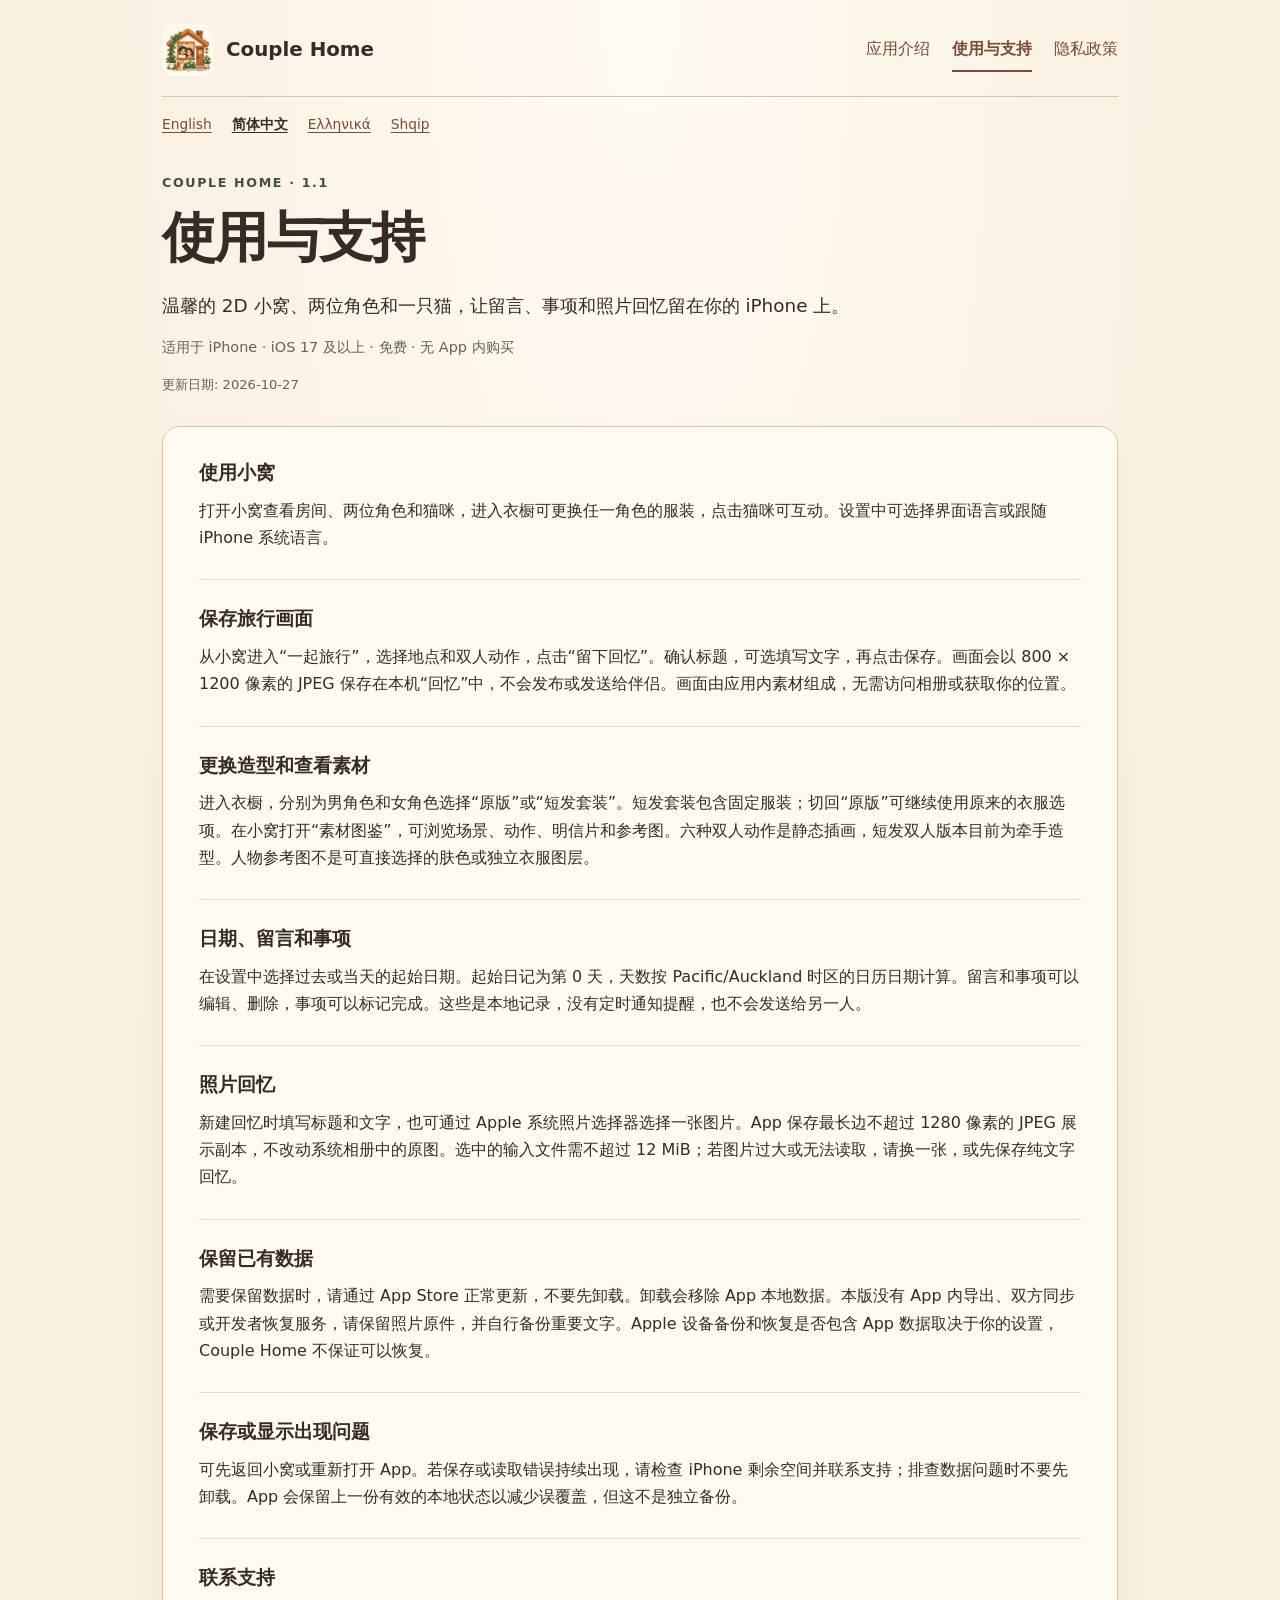
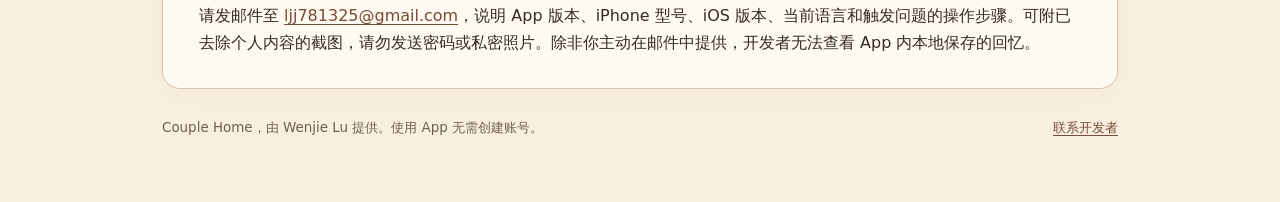
<file: zh-Hans/support.html>
<!doctype html>
<html lang="zh-Hans"><head><meta charset="utf-8"><meta name="viewport" content="width=device-width,initial-scale=1"><meta name="referrer" content="strict-origin-when-cross-origin"><title>使用与支持 · Couple Home</title><meta name="description" content="温馨的 2D 小窝、两位角色和一只猫，让留言、事项和照片回忆留在你的 iPhone 上。"><link rel="stylesheet" href="../site.css"><link rel="icon" href="../icon.png"><link rel="canonical" href="https://wenjielogic.github.io/CoupleNest-Support/zh-Hans/support.html"></head>
<body><div class="shell"><header><a class="brand" href="index.html"><img src="../icon.png" width="52" height="52" alt=""><span>Couple Home</span></a><nav class="main-nav" aria-label="应用介绍"><a href="index.html">应用介绍</a><a href="support.html" aria-current="page">使用与支持</a><a href="privacy.html">隐私政策</a></nav></header><nav class="languages" aria-label="Language"><a href="../en/support.html" lang="en">English</a> <a href="../zh-Hans/support.html" lang="zh-Hans" aria-current="true">简体中文</a> <a href="../el/support.html" lang="el">Ελληνικά</a> <a href="../sq/support.html" lang="sq">Shqip</a></nav><main><div class="page-heading"><p class="eyebrow">Couple Home · 1.1</p><h1>使用与支持</h1><p class="intro">温馨的 2D 小窝、两位角色和一只猫，让留言、事项和照片回忆留在你的 iPhone 上。</p><p class="fine">适用于 iPhone · iOS 17 及以上 · 免费 · 无 App 内购买</p><p class="date">更新日期: 2026-10-27</p></div><article><section><h2>使用小窝</h2><p>打开小窝查看房间、两位角色和猫咪，进入衣橱可更换任一角色的服装，点击猫咪可互动。设置中可选择界面语言或跟随 iPhone 系统语言。</p></section><section><h2>保存旅行画面</h2><p>从小窝进入“一起旅行”，选择地点和双人动作，点击“留下回忆”。确认标题，可选填写文字，再点击保存。画面会以 800 × 1200 像素的 JPEG 保存在本机“回忆”中，不会发布或发送给伴侣。画面由应用内素材组成，无需访问相册或获取你的位置。</p></section><section><h2>更换造型和查看素材</h2><p>进入衣橱，分别为男角色和女角色选择“原版”或“短发套装”。短发套装包含固定服装；切回“原版”可继续使用原来的衣服选项。在小窝打开“素材图鉴”，可浏览场景、动作、明信片和参考图。六种双人动作是静态插画，短发双人版本目前为牵手造型。人物参考图不是可直接选择的肤色或独立衣服图层。</p></section><section><h2>日期、留言和事项</h2><p>在设置中选择过去或当天的起始日期。起始日记为第 0 天，天数按 Pacific/Auckland 时区的日历日期计算。留言和事项可以编辑、删除，事项可以标记完成。这些是本地记录，没有定时通知提醒，也不会发送给另一人。</p></section><section><h2>照片回忆</h2><p>新建回忆时填写标题和文字，也可通过 Apple 系统照片选择器选择一张图片。App 保存最长边不超过 1280 像素的 JPEG 展示副本，不改动系统相册中的原图。选中的输入文件需不超过 12 MiB；若图片过大或无法读取，请换一张，或先保存纯文字回忆。</p></section><section><h2>保留已有数据</h2><p>需要保留数据时，请通过 App Store 正常更新，不要先卸载。卸载会移除 App 本地数据。本版没有 App 内导出、双方同步或开发者恢复服务，请保留照片原件，并自行备份重要文字。Apple 设备备份和恢复是否包含 App 数据取决于你的设置，Couple Home 不保证可以恢复。</p></section><section><h2>保存或显示出现问题</h2><p>可先返回小窝或重新打开 App。若保存或读取错误持续出现，请检查 iPhone 剩余空间并联系支持；排查数据问题时不要先卸载。App 会保留上一份有效的本地状态以减少误覆盖，但这不是独立备份。</p></section><section><h2>联系支持</h2><p>请发邮件至 <a href="mailto:ljj781325@gmail.com">ljj781325@gmail.com</a>，说明 App 版本、iPhone 型号、iOS 版本、当前语言和触发问题的操作步骤。可附已去除个人内容的截图，请勿发送密码或私密照片。除非你主动在邮件中提供，开发者无法查看 App 内本地保存的回忆。</p></section></article></main><footer><p>Couple Home，由 Wenjie Lu 提供。使用 App 无需创建账号。</p><a href="mailto:ljj781325@gmail.com">联系开发者</a></footer></div></body></html>
</file>
<file: site.css>
:root{color-scheme:light;--paper:#fffaf0;--cream:#f8efdf;--ink:#362b25;--muted:#6c6054;--accent:#784c36;--line:#d6c5ad;--sage:#42513a}*{box-sizing:border-box}html{font-family:system-ui,-apple-system,BlinkMacSystemFont,"Segoe UI",sans-serif;background:var(--cream);color:var(--ink);line-height:1.7}body{margin:0;background:radial-gradient(ellipse at top,#fffaf2 0%,var(--cream) 68%)}a{color:var(--accent);text-underline-offset:.2em}a:hover{color:#4f311f}a:focus-visible{outline:3px solid var(--sage);outline-offset:5px;border-radius:3px}.shell{max-width:1020px;margin:auto;padding:24px 32px 48px}header{display:flex;justify-content:space-between;align-items:center;gap:24px;padding:0 0 20px;border-bottom:1px solid var(--line)}.brand{display:flex;align-items:center;gap:12px;color:var(--ink);font-size:1.24rem;font-weight:750;text-decoration:none}.brand img{border-radius:12px}.main-nav{display:flex;gap:22px;flex-wrap:wrap}.main-nav a{text-decoration:none;padding:7px 0}.main-nav a[aria-current]{font-weight:750;border-bottom:2px solid var(--accent)}.languages{display:flex;flex-wrap:wrap;gap:10px 20px;margin:16px 0 28px;font-size:.86rem}.languages a[aria-current]{font-weight:750;color:var(--ink)}.page-heading{max-width:770px;margin:36px 0 30px}.eyebrow{text-transform:uppercase;letter-spacing:.13em;color:var(--sage);font-weight:700;font-size:.79rem;margin:0 0 12px}h1{font-size:clamp(2rem,4.5vw,3.4rem);line-height:1.18;letter-spacing:-.03em;margin:0 0 20px;overflow-wrap:anywhere}h2{font-size:1.2rem;line-height:1.45;margin:0 0 10px}p{margin:0 0 14px;overflow-wrap:anywhere}.intro{font-size:1.15rem;line-height:1.7;max-width:690px}.fine,.date{color:var(--muted);font-size:.9rem}.date{font-size:.82rem}article{background:var(--paper);border:1px solid var(--line);border-radius:18px;padding:32px 36px;box-shadow:0 10px 34px #59432608}section+section{margin-top:28px;padding-top:25px;border-top:1px solid #e6dac8}section p:last-child{margin-bottom:0}ul{padding-left:1.25em;margin:0}footer{display:flex;justify-content:space-between;gap:24px;align-items:flex-start;margin:28px 0 0;font-size:.84rem;color:var(--muted)}footer p{max-width:640px}.language-home{max-width:790px;padding:72px 30px;margin:auto}.app-icon{border-radius:22px;margin-bottom:26px}.language-home h1{max-width:680px}.language-grid{display:grid;grid-template-columns:1fr 1fr;gap:14px;margin:32px 0}.language-grid a{padding:17px 20px;border:1px solid var(--line);border-radius:12px;background:var(--paper);font-weight:650;text-decoration:none}@media(max-width:600px){.shell{padding:18px 20px 30px}header{align-items:flex-start;flex-direction:column;gap:16px}.main-nav{gap:14px 23px;font-size:.95rem}.languages{gap:10px 16px;margin-bottom:25px}.page-heading{margin-top:26px}article{padding:24px 20px;border-radius:13px}h1{font-size:2rem}h2{font-size:1.13rem}.intro{font-size:1.03rem}footer{flex-direction:column;gap:2px}.language-home{padding:44px 24px}.language-grid{grid-template-columns:1fr}section+section{margin-top:23px;padding-top:22px}}@media(prefers-reduced-motion:no-preference){a{transition:color .12s ease}}
</file>
